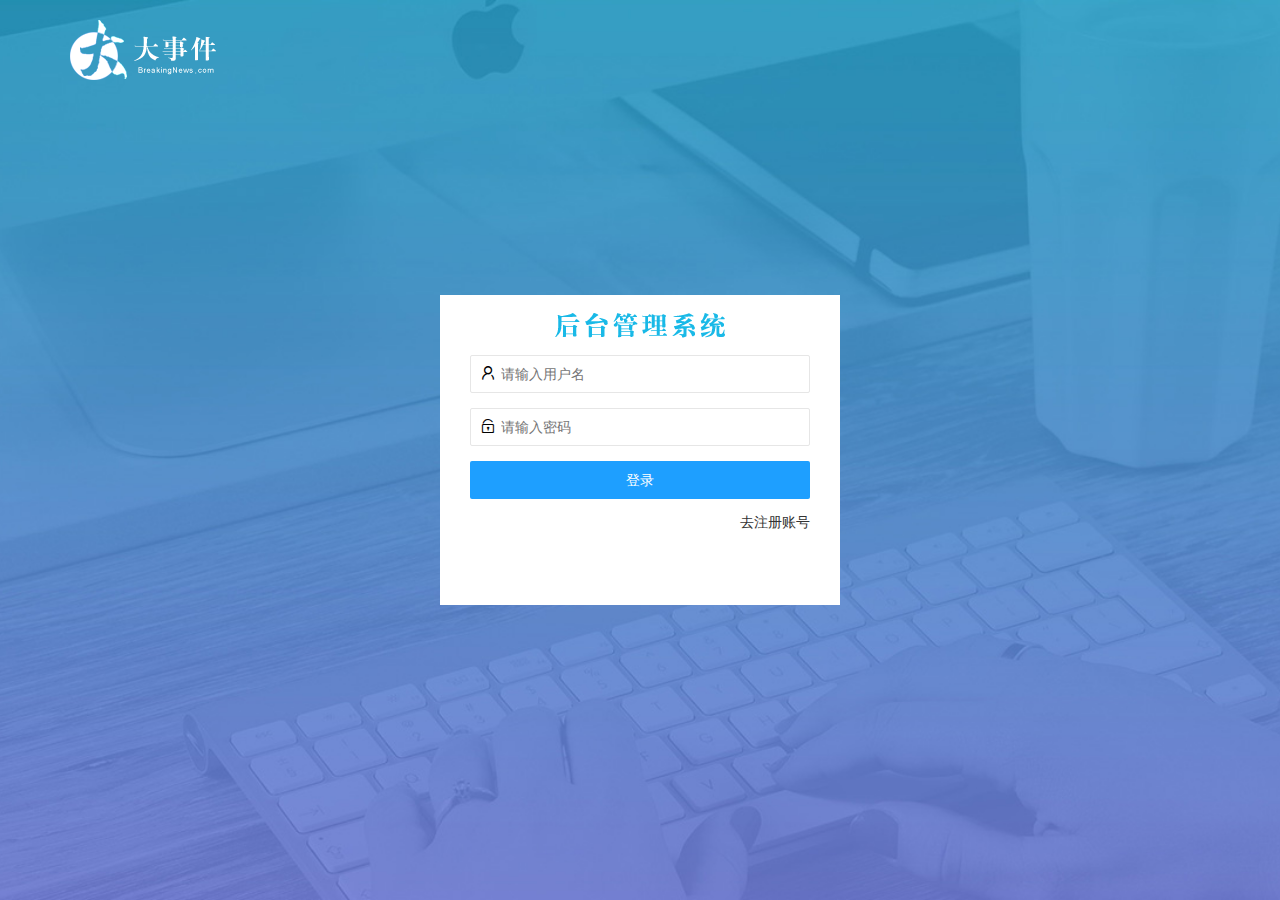
<file: home/index.html>
<!DOCTYPE html>
<html>

<head>
    <meta charset="utf-8">
    <meta name="viewport" content="width=device-width, initial-scale=1, maximum-scale=1">
    <title>大事件后台</title>
    <script>
        // 校验：校验token是否存在
        let token = localStorage.getItem("token"); // null
        if (!token) {
            // 没有token信息
            location.href = "login.html";
        }
    </script>
    <link rel="stylesheet" href="/assets/lib/layui/css/layui.css">
    <link rel="stylesheet" href="/assets/fonts/iconfont.css">
    <link rel="stylesheet" href="/assets/css/index.css">
</head>

<body class="layui-layout-body">
    <div class="layui-layout layui-layout-admin">
        <div class="layui-header">
            <div class="layui-logo">
                <img src="/assets/images/logo.png" alt="">
            </div>

            <ul class="layui-nav layui-layout-right">
                <li class="layui-nav-item">
                    <a href="javascript:;" class="userInfo">
                        <img src="http://t.cn/RCzsdCq" class="layui-nav-img">
                        <!-- text-avatar 文字头像 -->
                        <span class="text-avatar">A</span>
                        个人中心
                    </a>
                    <dl class="layui-nav-child">
                        <dd><a href="">基本资料</a></dd>
                        <dd><a href="">更换头像</a></dd>
                        <dd><a href="">重置密码</a></dd>
                    </dl>
                </li>
                <li class="layui-nav-item"><a href="javascript:;" id="logoutBtn"><span
                            class="iconfont icon-tuichu"></span>退出</a></li>
            </ul>
        </div>

        <div class="layui-side layui-bg-black">
            <div class="layui-side-scroll">
                <div class="userInfo">
                    <img src="http://t.cn/RCzsdCq" class="layui-nav-img">
                    <!-- text-avatar 文字头像 -->
                    <span class="text-avatar">A</span>
                    <span id="welcome">欢迎 XMAN</span>
                </div>

                <!-- 左侧导航区域（可配合layui已有的垂直导航） -->
                <ul class="layui-nav layui-nav-tree" lay-filter="test" lay-shrink="all">
                    <li class="layui-nav-item layui-this"><a href="/home/dashboard.html" target="layBody"><span
                                class="iconfont icon-home"></span>首页</a></li>
                    <li class="layui-nav-item">
                        <a class="" href="javascript:;"><span class="iconfont icon-16"></span>文章管理</a>
                        <dl class="layui-nav-child">
                            <dd><a href="javascript:;"><i class="layui-icon layui-icon-app"></i>文章类别</a></dd>
                            <dd><a href="javascript:;"><i class="layui-icon layui-icon-app"></i>文章列表</a></dd>
                            <dd><a href="javascript:;"><i class="layui-icon layui-icon-app"></i>发布文章</a></dd>
                        </dl>
                    </li>
                    <li class="layui-nav-item">
                        <a href="javascript:;"><span class="iconfont icon-user"></span>个人中心</a>
                        <dl class="layui-nav-child">
                            <dd><a href="/user/user_info.html" target="layBody"><i
                                        class="layui-icon layui-icon-app"></i>基本资料</a></dd>
                            <dd><a href="/user/user_avatar.html" target="layBody"><i
                                        class="layui-icon layui-icon-app"></i>更换头像</a></dd>
                            <dd><a href="/user/user_pwd.html" target="layBody"><i
                                        class="layui-icon layui-icon-app"></i>重置密码</a></dd>
                        </dl>
                    </li>
                </ul>
            </div>
        </div>

        <div class="layui-body">
            <!-- 内容主体区域 -->
            <!-- <iframe src="/home/dashboard.html" name="layBody" frameborder="0"></iframe> -->
            <iframe src="/user/user_avatar.html" name="layBody" frameborder="0"></iframe>
        </div>

        <div class="layui-footer">
            <!-- 底部固定区域 -->
            © www.itheima.com - 黑马程序员
        </div>
    </div>
    <script src="/assets/lib/layui/layui.all.js"></script>
    <script src="/assets/lib/jquery.js"></script>
    <script src="/assets/js/ajaxBase.js"></script>
    <script src="/assets/js/index.js"></script>
</body>

</html>
</file>
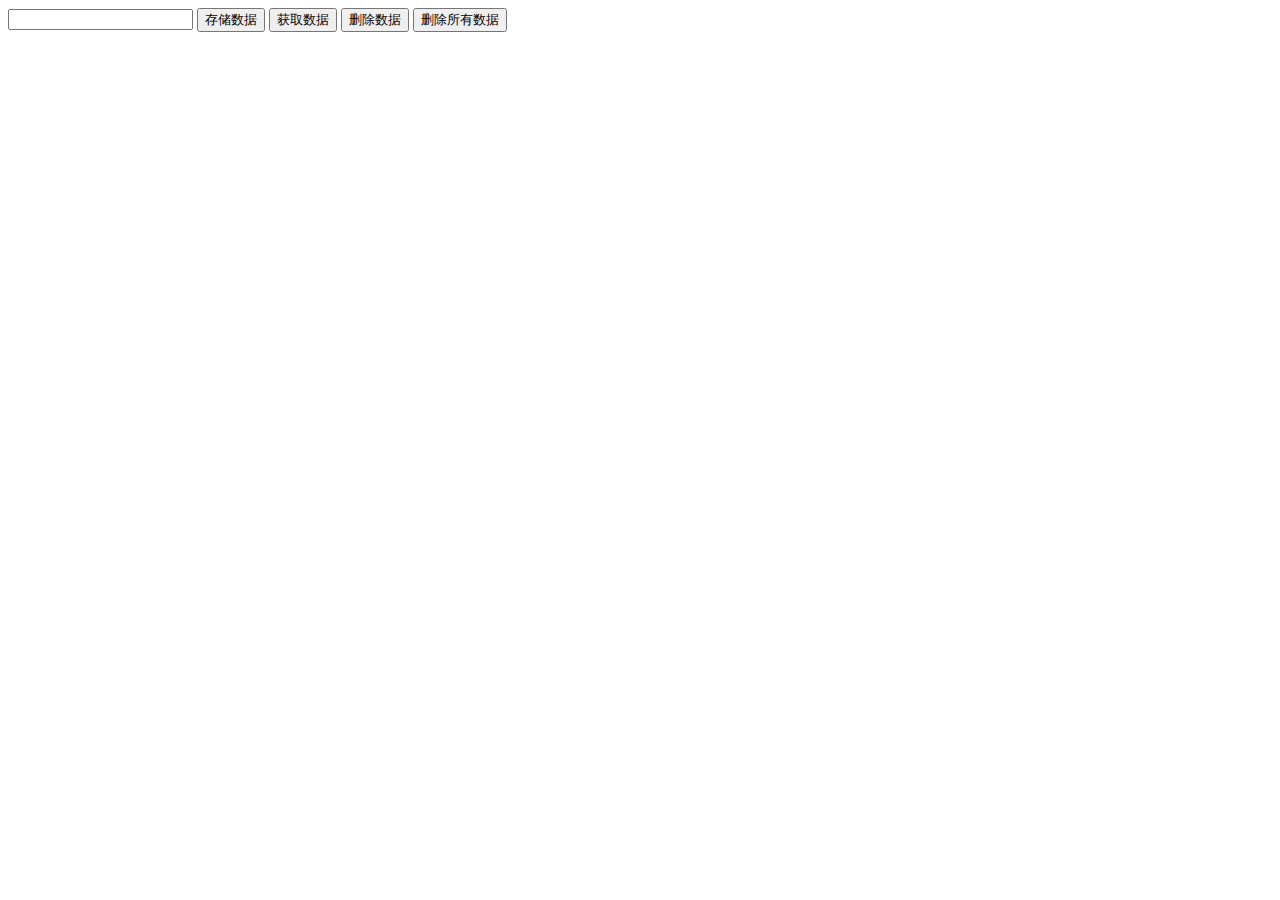
<file: home/02-本地储存.html>
<!DOCTYPE html>
<html lang="en">

<head>
    <meta charset="UTF-8">
    <meta name="viewport" content="width=device-width, initial-scale=1.0">
    <title>Document</title>
</head>

<body>
    <input type="text">
    <button class="set">存储数据</button>
    <button class="get">获取数据</button>
    <button class="remove">删除数据</button>
    <button class="clear">删除所有数据</button>
    <script>
        // 获取元素
        let inp = document.querySelector("input")
        // console.log(inp);
        let setBtn = document.querySelector(".set")
        // console.log(setBtn);
        let getBtn = document.querySelector(".get")
        // console.log(getBtn);
        let removeBtn = document.querySelector(".remove")
        // console.log(removeBtn);
        let clearBtn = document.querySelector(".clear")
        // console.log(clearBtn);

        // sessionStorage的操作

        // // 存储数据
        // setBtn.onclick = function () {
        //     sessionStorage.setItem("name", inp.value)
        //     sessionStorage.setItem("pwd", "123456")
        // }

        // // 获取数据
        // getBtn.onclick = function () {
        //     let res = sessionStorage.getItem("name")
        //     console.log(res);
        // }

        // // 删除数据
        // removeBtn.onclick = function () {
        //     sessionStorage.removeItem("name")
        // }

        // // 删除所有数据
        // clearBtn.onclick = function () {
        //     sessionStorage.clear();
        // }

        // 演示localStorage
        // 存储数据
        setBtn.onclick = function () {
            localStorage.setItem("name", inp.value);
            localStorage.setItem("pwd", "123456");
        }
        // 获取数据
        getBtn.onclick = function () {
            let res = localStorage.getItem("name");
            console.log(res);
        }
        // 删除数据
        removeBtn.onclick = function () {
            localStorage.removeItem("name")
        }
        // 删除所有数据
        clearBtn.onclick = function () {
            localStorage.clear()
        }
    </script>
</body>

</html>
</file>
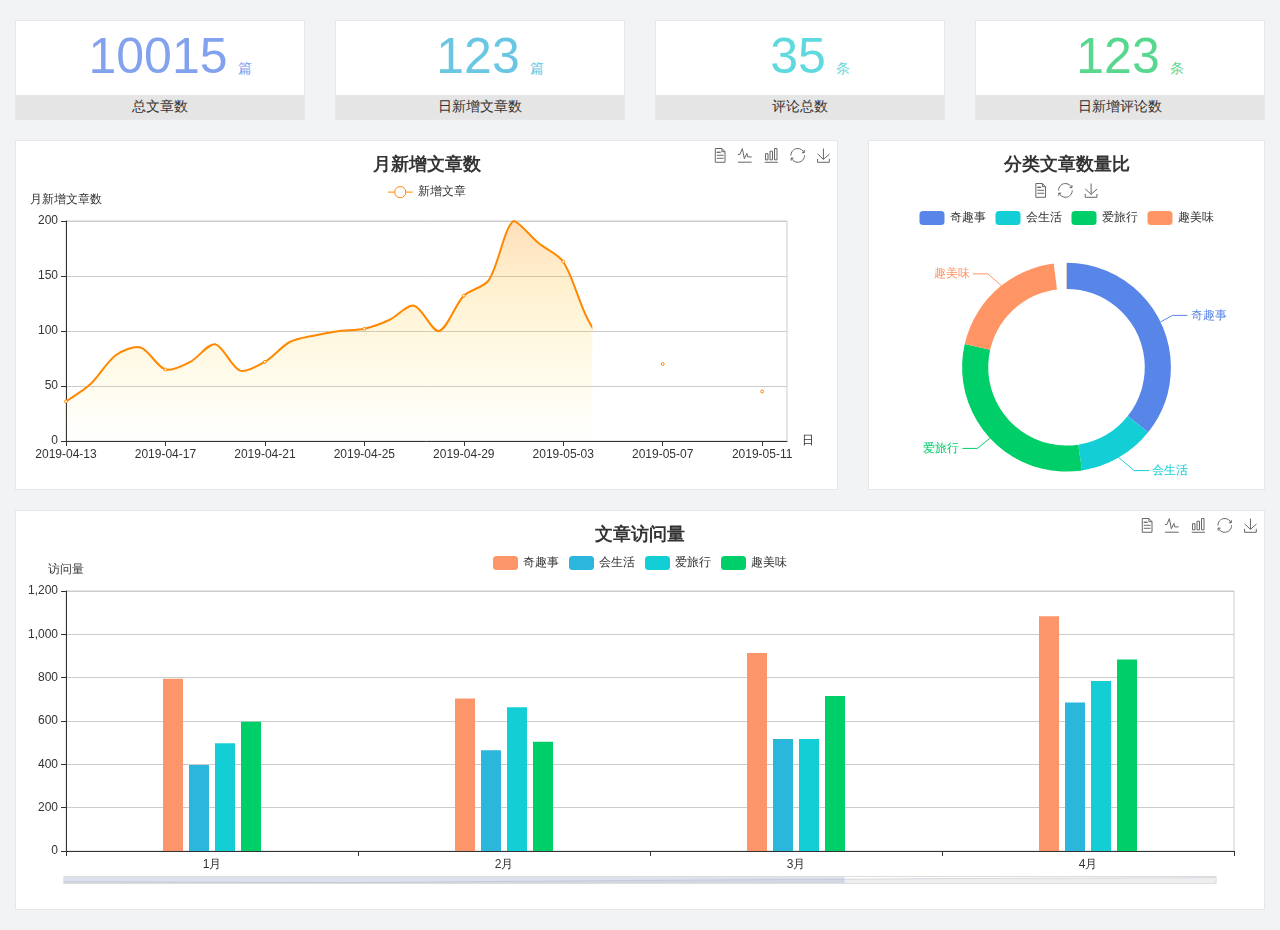
<file: home/dashboard.html>
<!DOCTYPE html>
<html lang="en">

<head>
  <meta charset="UTF-8">
  <meta name="viewport" content="width=device-width, initial-scale=1.0">
  <meta http-equiv="X-UA-Compatible" content="ie=edge">
  <title>图表统计</title>
  <link rel="stylesheet" href="../../assets/lib/bootstrap.css" />
  <link rel="stylesheet" href="../../assets/lib/main.css" />
  <script src="../../assets/lib/jquery.js"></script>
  <script type="text/javascript" src="../../assets/lib/echarts.min.js"></script>
</head>

<body>
  <div class="container-fluid">
    <div class="row spannel_list">
      <div class="col-sm-3 col-xs-6">
        <div class="spannel">
          <em>10015</em><span>篇</span>
          <b>总文章数</b>
        </div>
      </div>
      <div class="col-sm-3 col-xs-6">
        <div class="spannel scolor01">
          <em>123</em><span>篇</span>
          <b>日新增文章数</b>
        </div>
      </div>
      <div class="col-sm-3 col-xs-6">
        <div class="spannel scolor02">
          <em>35</em><span>条</span>
          <b>评论总数</b>
        </div>
      </div>
      <div class="col-sm-3 col-xs-6">
        <div class="spannel scolor03">
          <em>123</em><span>条</span>
          <b>日新增评论数</b>
        </div>
      </div>
    </div>
  </div>

  <div class="container-fluid">
    <div class="row curve-pie">
      <div class="col-lg-8 col-md-8">
        <div class="gragh_pannel" id="curve_show"></div>
      </div>
      <div class="col-lg-4 col-md-4">
        <div class="gragh_pannel" id="pie_show"></div>
      </div>
    </div>
  </div>

  <div class="container-fluid">
    <div class="column_pannel" id="column_show"></div>
  </div>

  <script>
    var oChart = echarts.init(document.getElementById('curve_show'));
    var aList_all = [
      { 'count': 36, 'date': '2019-04-13' },
      { 'count': 52, 'date': '2019-04-14' },
      { 'count': 78, 'date': '2019-04-15' },
      { 'count': 85, 'date': '2019-04-16' },
      { 'count': 65, 'date': '2019-04-17' },
      { 'count': 72, 'date': '2019-04-18' },
      { 'count': 88, 'date': '2019-04-19' },
      { 'count': 64, 'date': '2019-04-20' },
      { 'count': 72, 'date': '2019-04-21' },
      { 'count': 90, 'date': '2019-04-22' },
      { 'count': 96, 'date': '2019-04-23' },
      { 'count': 100, 'date': '2019-04-24' },
      { 'count': 102, 'date': '2019-04-25' },
      { 'count': 110, 'date': '2019-04-26' },
      { 'count': 123, 'date': '2019-04-27' },
      { 'count': 100, 'date': '2019-04-28' },
      { 'count': 132, 'date': '2019-04-29' },
      { 'count': 146, 'date': '2019-04-30' },
      { 'count': 200, 'date': '2019-05-01' },
      { 'count': 180, 'date': '2019-05-02' },
      { 'count': 163, 'date': '2019-05-03' },
      { 'count': 110, 'date': '2019-05-04' },
      { 'count': 80, 'date': '2019-05-05' },
      { 'count': 82, 'date': '2019-05-06' },
      { 'count': 70, 'date': '2019-05-07' },
      { 'count': 65, 'date': '2019-05-08' },
      { 'count': 54, 'date': '2019-05-09' },
      { 'count': 40, 'date': '2019-05-10' },
      { 'count': 45, 'date': '2019-05-11' },
      { 'count': 38, 'date': '2019-05-12' },
    ];

    let aCount = [];
    let aDate = [];

    for (var i = 0; i < aList_all.length; i++) {
      aCount.push(aList_all[i].count);
      aDate.push(aList_all[i].date);
    }

    var chartopt = {
      title: {
        text: '月新增文章数',
        left: 'center',
        top: '10'
      },
      tooltip: {
        trigger: 'axis'
      },
      legend: {
        data: ['新增文章'],
        top: '40'
      },
      toolbox: {
        show: true,
        feature: {
          mark: { show: true },
          dataView: { show: true, readOnly: false },
          magicType: { show: true, type: ['line', 'bar'] },
          restore: { show: true },
          saveAsImage: { show: true }
        }
      },
      calculable: true,
      xAxis: [
        {
          name: '日',
          type: 'category',
          boundaryGap: false,
          data: aDate
        }
      ],
      yAxis: [
        {
          name: '月新增文章数',
          type: 'value'
        }
      ],
      series: [
        {
          name: '新增文章',
          type: 'line',
          smooth: true,
          itemStyle: { normal: { areaStyle: { type: 'default' }, color: '#f80' }, lineStyle: { color: '#f80' } },
          data: aCount
        }],
      areaStyle: {
        normal: {
          color: new echarts.graphic.LinearGradient(0, 0, 0, 1, [{
            offset: 0,
            color: 'rgba(255,136,0,0.39)'
          }, {
            offset: .34,
            color: 'rgba(255,180,0,0.25)'
          }, {
            offset: 1,
            color: 'rgba(255,222,0,0.00)'
          }])

        }
      },
      grid: {
        show: true,
        x: 50,
        x2: 50,
        y: 80,
        height: 220
      }
    };

    oChart.setOption(chartopt);


    var oPie = echarts.init(document.getElementById('pie_show'));
    var oPieopt =
    {
      title: {
        top: 10,
        text: '分类文章数量比',
        x: 'center'
      },
      tooltip: {
        trigger: 'item',
        formatter: "{a} <br/>{b} : {c} ({d}%)"
      },
      color: ['#5885e8', '#13cfd5', '#00ce68', '#ff9565'],
      legend: {
        x: 'center',
        top: 65,
        data: ['奇趣事', '会生活', '爱旅行', '趣美味']
      },
      toolbox: {
        show: true,
        x: 'center',
        top: 35,
        feature: {
          mark: { show: true },
          dataView: { show: true, readOnly: false },
          magicType: {
            show: true,
            type: ['pie', 'funnel'],
            option: {
              funnel: {
                x: '25%',
                width: '50%',
                funnelAlign: 'left',
                max: 1548
              }
            }
          },
          restore: { show: true },
          saveAsImage: { show: true }
        }
      },
      calculable: true,
      series: [
        {
          name: '访问来源',
          type: 'pie',
          radius: ['45%', '60%'],
          center: ['50%', '65%'],
          data: [
            { value: 300, name: '奇趣事' },
            { value: 100, name: '会生活' },
            { value: 260, name: '爱旅行' },
            { value: 180, name: '趣美味' }
          ]
        }
      ]
    };
    oPie.setOption(oPieopt);



    var oColumn = this.echarts.init(document.getElementById('column_show'));
    var oColumnopt =
    {
      title: {
        text: '文章访问量',
        left: 'center',
        top: '10'
      },
      tooltip: {
        trigger: 'axis'
      },
      legend: {
        data: ['奇趣事', '会生活', '爱旅行', '趣美味'],
        top: '40'
      },
      toolbox: {
        show: true,
        feature: {
          mark: { show: true },
          dataView: { show: true, readOnly: false },
          magicType: { show: true, type: ['line', 'bar'] },
          restore: { show: true },
          saveAsImage: { show: true }
        }
      },
      calculable: true,
      xAxis: [
        {
          type: 'category',
          data: ['1月', '2月', '3月', '4月', '5月']
        }
      ],
      yAxis: [
        {
          name: '访问量',
          type: 'value'
        }
      ],
      series: [
        {
          name: '奇趣事',
          type: 'bar',
          barWidth: 20,
          itemStyle: {
            normal: { areaStyle: { type: 'default' }, color: '#fd956a' }
          },
          data: [800, 708, 920, 1090, 1200]
        },
        {
          name: '会生活',
          type: 'bar',
          barWidth: 20,
          itemStyle: {
            normal: { areaStyle: { type: 'default' }, color: '#2bb6db' }
          },
          data: [400, 468, 520, 690, 800]
        },
        {
          name: '爱旅行',
          type: 'bar',
          barWidth: 20,
          itemStyle: {
            normal: { areaStyle: { type: 'default' }, color: '#13cfd5' }
          },
          data: [500, 668, 520, 790, 900]
        },
        {
          name: '趣美味',
          type: 'bar',
          barWidth: 20,
          itemStyle: {
            normal: { areaStyle: { type: 'default' }, color: '#00ce68' }
          },
          data: [600, 508, 720, 890, 1000]
        }
      ],
      grid: {
        show: true,
        x: 50,
        x2: 30,
        y: 80,
        height: 260
      },
      dataZoom: [//给x轴设置滚动条
        {
          start: 0,//默认为0
          end: 100 - 1000 / 31,//默认为100
          type: 'slider',
          show: true,
          xAxisIndex: [0],
          handleSize: 0,//滑动条的 左右2个滑动条的大小
          height: 8,//组件高度
          left: 45, //左边的距离
          right: 50,//右边的距离
          bottom: 26,//右边的距离
          handleColor: '#ddd',//h滑动图标的颜色
          handleStyle: {
            borderColor: "#cacaca",
            borderWidth: "1",
            shadowBlur: 2,
            background: "#ddd",
            shadowColor: "#ddd",
          }
        }]
    };
    oColumn.setOption(oColumnopt);
  </script>
</body>

</html>
</file>
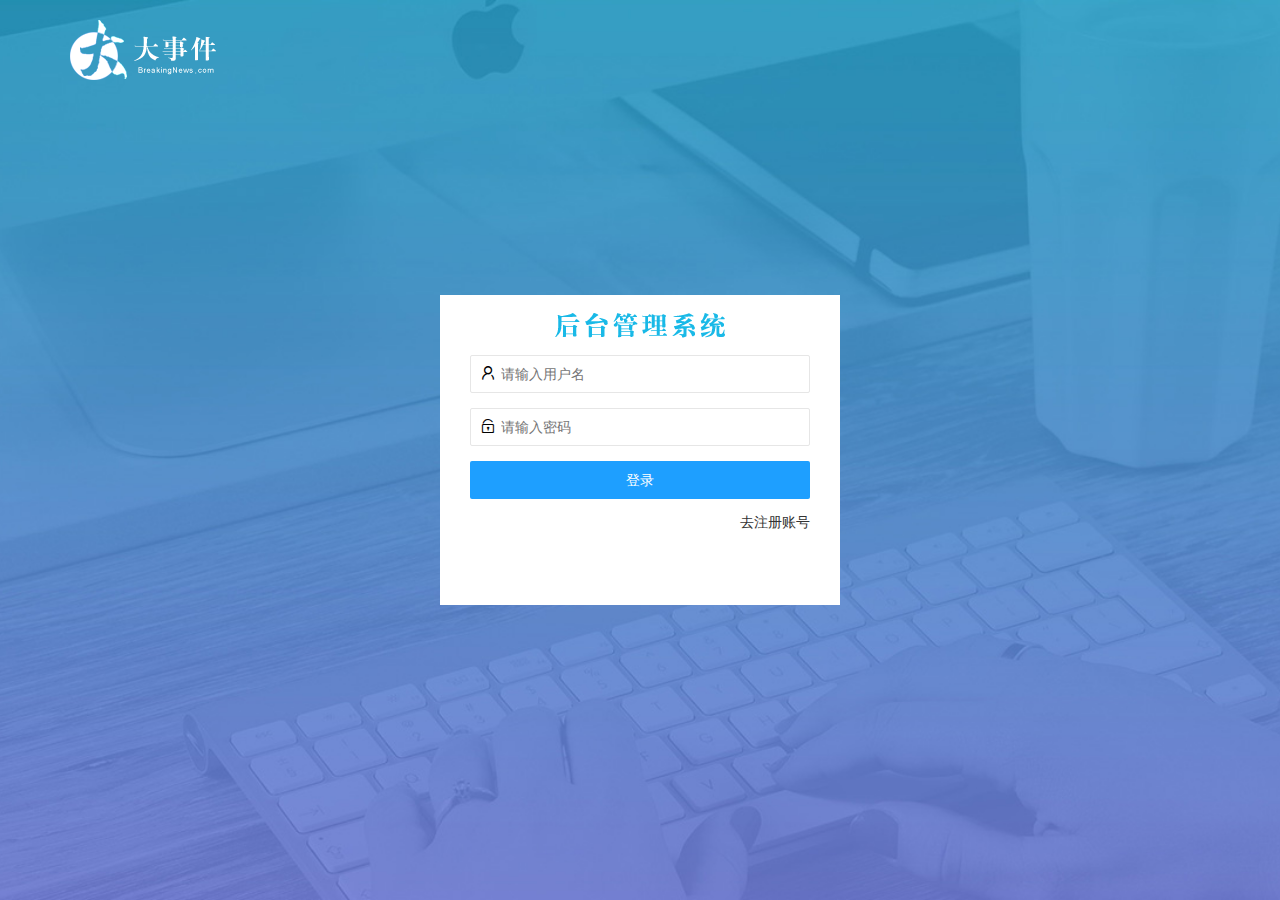
<file: home/login.html>
<!DOCTYPE html>
<html lang="en">

<head>
    <meta charset="UTF-8">
    <meta name="viewport" content="width=device-width, initial-scale=1.0">
    <title>Document</title>
    <link rel="stylesheet" href="../assets/lib/layui/css/layui.css">
    <link rel="stylesheet" href="../assets/css/login.css">
</head>

<body>
    <!-- logo -->
    <div class="layui-main header">
        <img src="../assets/images/logo.png" alt="">
    </div>

    <!-- 登录&&注册表单区域 -->
    <div class="loginAndResi">
        <!-- 标题 -->
        <div class="title"></div>
        <!-- 登录 -->
        <div class="loginBox">
            <form class="layui-form" action="" id="loginForm">
                <div class="layui-form-item">
                    <i class="layui-icon layui-icon-username"></i>
                    <input type="text" name="username" required lay-verify="required" placeholder="请输入用户名"
                        autocomplete="off" class="layui-input">
                </div>
                <div class="layui-form-item">
                    <i class="layui-icon layui-icon-password"></i>
                    <input type="password" name="password" required lay-verify="required | pass" placeholder="请输入密码"
                        autocomplete="off" class="layui-input">

                </div>
                <div class="layui-form-item">
                    <button class="layui-btn layui-btn-normal layui-btn-fluid" lay-submit
                        lay-filter="formDemo">登录</button>
                </div>
                <div class="layui-form-item">
                    <a href="javascript:;" id="gotoRegi">去注册账号</a>
                </div>
            </form>

        </div>

        <!-- 注册 -->
        <!-- <div class="regiBox">
            <form class="layui-form" action="" id="regiForm">
                <div class="layui-form-item">
                    <i class="layui-icon layui-icon-username"></i>
                    <input type="text" name="username" required lay-verify="required" placeholder="请输入用户名"
                        autocomplete="off" class="layui-input">
                </div>
                <div class="layui-form-item">
                    <i class="layui-icon layui-icon-password"></i>
                    <input type="password" name="password" required lay-verify="required | pass" placeholder="请输入密码"
                        autocomplete="off" class="layui-input">

                </div>
                <div class="layui-form-item">
                    <i class="layui-icon layui-icon-password"></i>
                    <input type="password" name="password" required lay-verify="required | pass | repass"
                        placeholder="在次确认密码" autocomplete="off" class="layui-input">
                </div>
                <div class="layui-form-item">
                    <button class="layui-btn layui-btn-normal layui-btn-fluid" lay-submit
                        lay-filter="formDemo">登录</button>
                </div>
                <div class="layui-form-item">
                    <a href="javascript:;" id="gotoLogin">去登录</a>
                </div>
            </form>
        </div> -->
        <div class="regiBox">
            <form class="layui-form" id="regiForm">
                <div class="layui-form-item">
                    <i class="layui-icon layui-icon-username"></i>
                    <input type="text" name="username" required lay-verify="required" placeholder="请输入用户名"
                        autocomplete="off" class="layui-input">
                </div>
                <div class="layui-form-item">
                    <i class="layui-icon layui-icon-password"></i>
                    <input type="password" name="password" required lay-verify="required|pass" placeholder="请输入密码"
                        autocomplete="off" class="layui-input">
                </div>
                <div class="layui-form-item">
                    <i class="layui-icon layui-icon-password"></i>
                    <input type="password" name="repassword" required lay-verify="required|pass|repass"
                        placeholder="再次确认密码" autocomplete="off" class="layui-input">
                </div>
                <div class="layui-form-item">
                    <button class="layui-btn layui-btn-normal layui-btn-fluid" lay-submit lay-filter="formDemo">注册
                    </button>
                </div>
                <div class="layui-form-item">
                    <a href="javascript:;" id="gotoLogin">去登录</a>
                </div>
            </form>
        </div>
    </div>

    <script src="../assets/lib/jquery.js"></script>
    <!-- layui的js文件(包含全部功能) -->
    <script src="../assets/lib/layui/layui.all.js"></script>
    <!-- ajax基本配置：注意顺序：在jQ之后，在我们的js文件之间 -->
    <script src="../assets/js/ajaxBase.js"></script>
    <script src="../assets/js/login.js"></script>
</body>

</html>
</file>
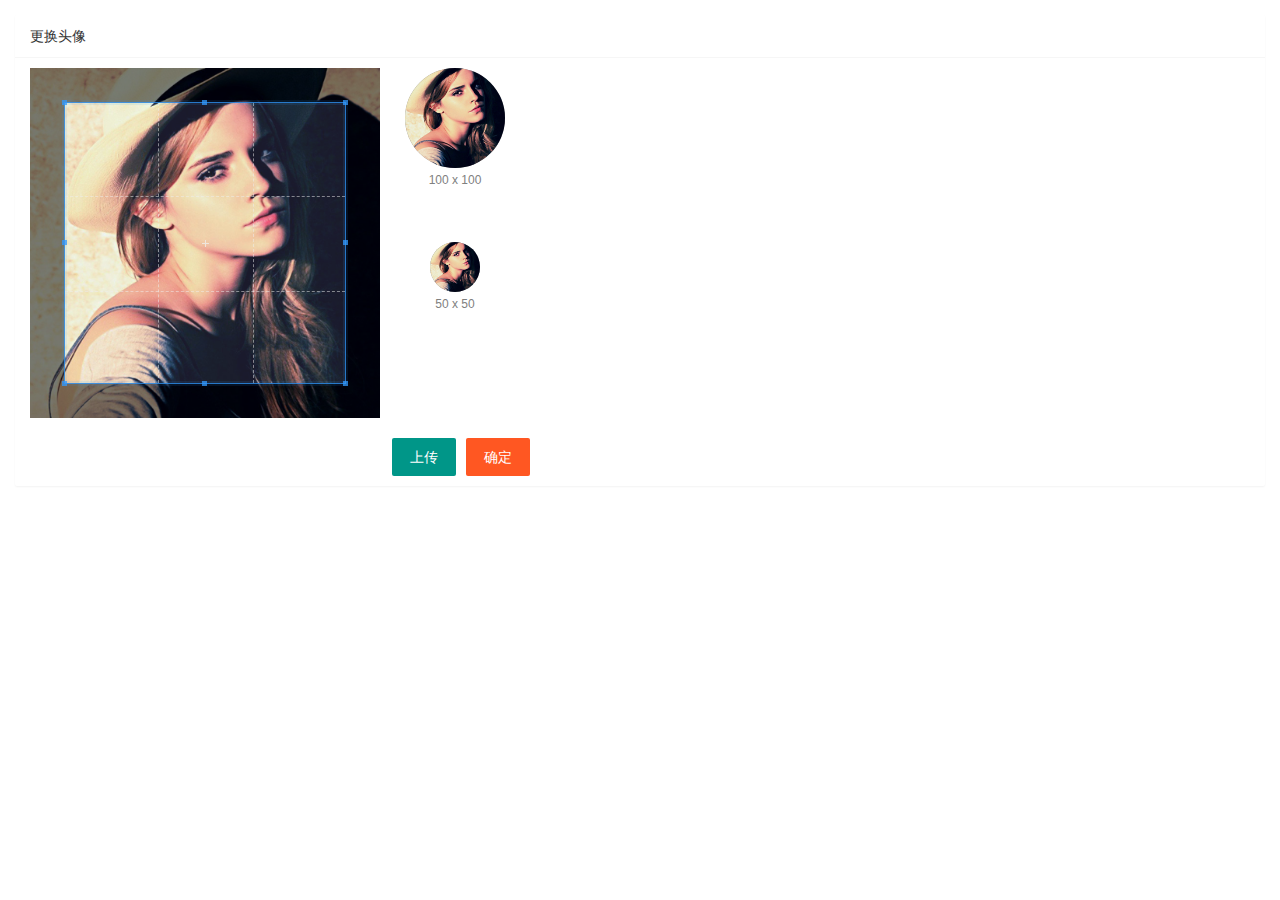
<file: user/user_avatar.html>
<!DOCTYPE html>
<html lang="en">

<head>
  <meta charset="UTF-8">
  <meta name="viewport" content="width=device-width, initial-scale=1.0">
  <title>Document</title>
  <link rel="stylesheet" href="/assets/lib/layui/css/layui.css">
  <link rel="stylesheet" href="/assets/lib/cropper/cropper.css" />
  <link rel="stylesheet" href="/assets/css/user/user_avatar.css">
</head>

<body>
  <div class="layui-card">
    <div class="layui-card-header">更换头像</div>
    <div class="layui-card-body">
      <!-- 第一行的图片裁剪和预览区域 -->
      <div class="row1">
        <!-- 图片裁剪区域 -->
        <div class="cropper-box">
          <!-- 这个 img 标签很重要，将来会把它初始化为裁剪区域 -->
          <img id="image" src="/assets/images/sample.jpg" />
        </div>
        <!-- 图片的预览区域 -->
        <div class="preview-box">
          <div>
            <!-- 宽高为 100px 的预览区域 -->
            <div class="img-preview w100"></div>
            <p class="size">100 x 100</p>
          </div>
          <div>
            <!-- 宽高为 50px 的预览区域 -->
            <div class="img-preview w50"></div>
            <p class="size">50 x 50</p>
          </div>
        </div>
      </div>

      <!-- 第二行的按钮区域 -->
      <div class="row2">
        <!-- accept 控制用户可以选择哪些类型的文件 -->
        <input type="file" accept="image/*" id="file" class="layui-hide">
        <button type="button" class="layui-btn" id="uploadBtn">上传</button>
        <button type="button" class="layui-btn layui-btn-danger" id="sureBtn">确定</button>
      </div>
    </div>
  </div>
  <script src="/assets/lib/layui/layui.all.js"></script>
  <script src="/assets/lib/jquery.js"></script>
  <script src="/assets/js/ajaxBase.js"></script>
  <script src="/assets/lib/cropper/Cropper.js"></script>
  <script src="/assets/lib/cropper/jquery-cropper.js"></script>
  <script src="/assets/js/user/user_avatar.js"></script>
</body>

</html>
</file>
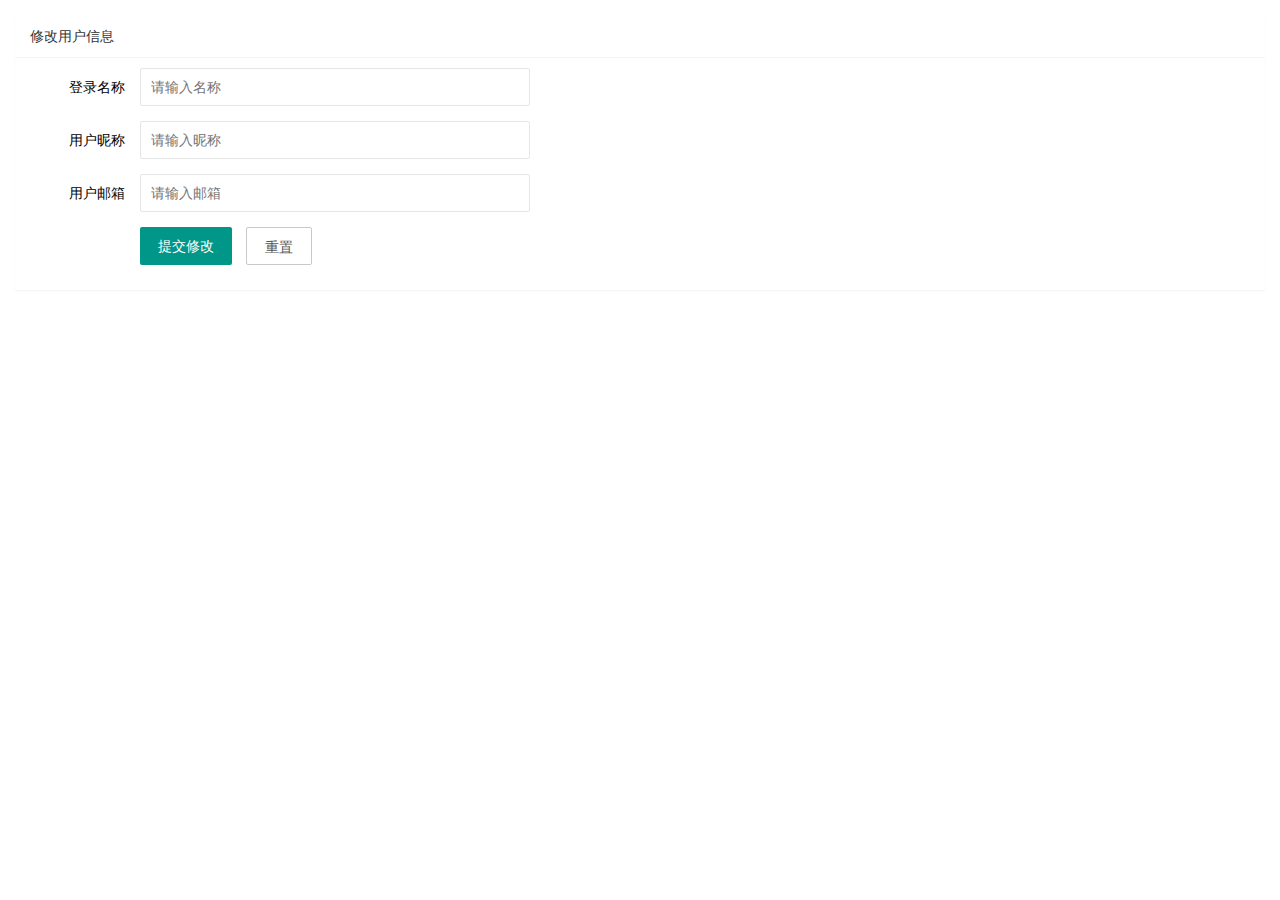
<file: user/user_info.html>
<!DOCTYPE html>
<html lang="en">

<head>
    <meta charset="UTF-8">
    <meta name="viewport" content="width=device-width, initial-scale=1.0">
    <title>Document</title>
    <link rel="stylesheet" href="/assets/lib/layui/css/layui.css">
    <link rel="stylesheet" href="/assets/css/user/user_info.css">
</head>

<body>
    <div class="layui-card">
        <div class="layui-card-header">修改用户信息</div>
        <div class="layui-card-body">
            <form class="layui-form" id="userForm" lay-filter="userForm">
                <div class="layui-form-item layui-hide">
                    <label class="layui-form-label">id</label>
                    <div class="layui-input-block">
                        <!-- readonly 只读效果 -->
                        <input type="text" name="id" readonly required lay-verify="required" placeholder="请输入名称"
                            autocomplete="off" class="layui-input">
                    </div>
                </div>
                <div class="layui-form-item">
                    <label class="layui-form-label">登录名称</label>
                    <div class="layui-input-block">
                        <!-- readonly 只读效果 -->
                        <input type="text" name="username" readonly required lay-verify="required" placeholder="请输入名称"
                            autocomplete="off" class="layui-input">
                    </div>
                </div>
                <div class="layui-form-item">
                    <label class="layui-form-label">用户昵称</label>
                    <div class="layui-input-block">
                        <input type="text" name="nickname" required lay-verify="required|nickname" placeholder="请输入昵称"
                            autocomplete="off" class="layui-input">
                    </div>
                </div>
                <div class="layui-form-item">
                    <label class="layui-form-label">用户邮箱</label>
                    <div class="layui-input-block">
                        <input type="email" name="email" required lay-verify="required|email" placeholder="请输入邮箱"
                            autocomplete="off" class="layui-input">
                    </div>
                </div>
                <div class="layui-form-item">
                    <div class="layui-input-block">
                        <button class="layui-btn" lay-submit lay-filter="formDemo">提交修改</button>
                        <button type="reset" id="resetBtn" class="layui-btn layui-btn-primary">重置</button>
                    </div>
                </div>
            </form>
        </div>
    </div>

    <script src="/assets/lib/layui/layui.all.js"></script>
    <script src="/assets/lib/jquery.js"></script>
    <script src="/assets/js/ajaxBase.js"></script>
    <script src="/assets/js/user/user_info.js"></script>
</body>

</html>
</file>
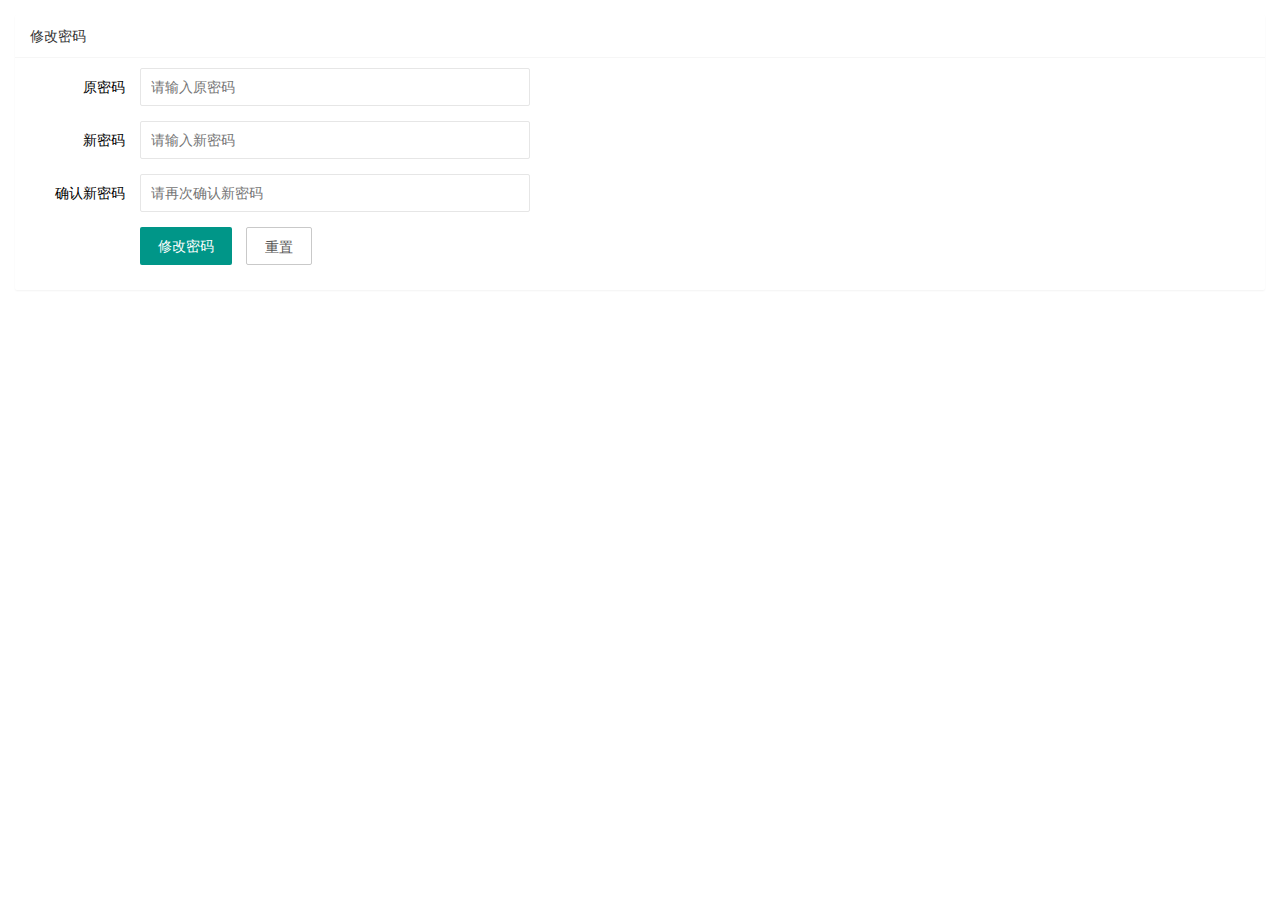
<file: user/user_pwd.html>
<!DOCTYPE html>
<html lang="en">

<head>
  <meta charset="UTF-8">
  <meta name="viewport" content="width=device-width, initial-scale=1.0">
  <title>Document</title>
  <link rel="stylesheet" href="/assets/lib/layui/css/layui.css">
  <link rel="stylesheet" href="/assets/css/user/user_pwd.css">
</head>

<body>
  <div class="layui-card">
    <div class="layui-card-header">修改密码</div>
    <div class="layui-card-body">
      <form class="layui-form" id="pwdForm">
        <div class="layui-form-item">
          <label class="layui-form-label">原密码</label>
          <div class="layui-input-block">
            <input type="password" name="oldPwd" required lay-verify="required|pass" placeholder="请输入原密码"
              autocomplete="off" class="layui-input">
          </div>
        </div>
        <div class="layui-form-item">
          <label class="layui-form-label">新密码</label>
          <div class="layui-input-block">
            <input type="password" name="newPwd" required lay-verify="required|pass|newPwd" placeholder="请输入新密码"
              autocomplete="off" class="layui-input">
          </div>
        </div>
        <div class="layui-form-item">
          <label class="layui-form-label">确认新密码</label>
          <div class="layui-input-block">
            <input type="password" name="rePwd" required lay-verify="required|pass|samePwd" placeholder="请再次确认新密码"
              autocomplete="off" class="layui-input">
          </div>
        </div>
        <div class="layui-form-item">
          <div class="layui-input-block">
            <button class="layui-btn" lay-submit lay-filter="formDemo">修改密码</button>
            <button type="reset" class="layui-btn layui-btn-primary">重置</button>
          </div>
        </div>
      </form>
    </div>
  </div>

  <script src="/assets/lib/layui/layui.all.js"></script>
  <script src="/assets/lib/jquery.js"></script>
  <script src="/assets/js/ajaxBase.js"></script>
  <script src="/assets/js/user/user_pwd.js"></script>
</body>

</html>
</file>
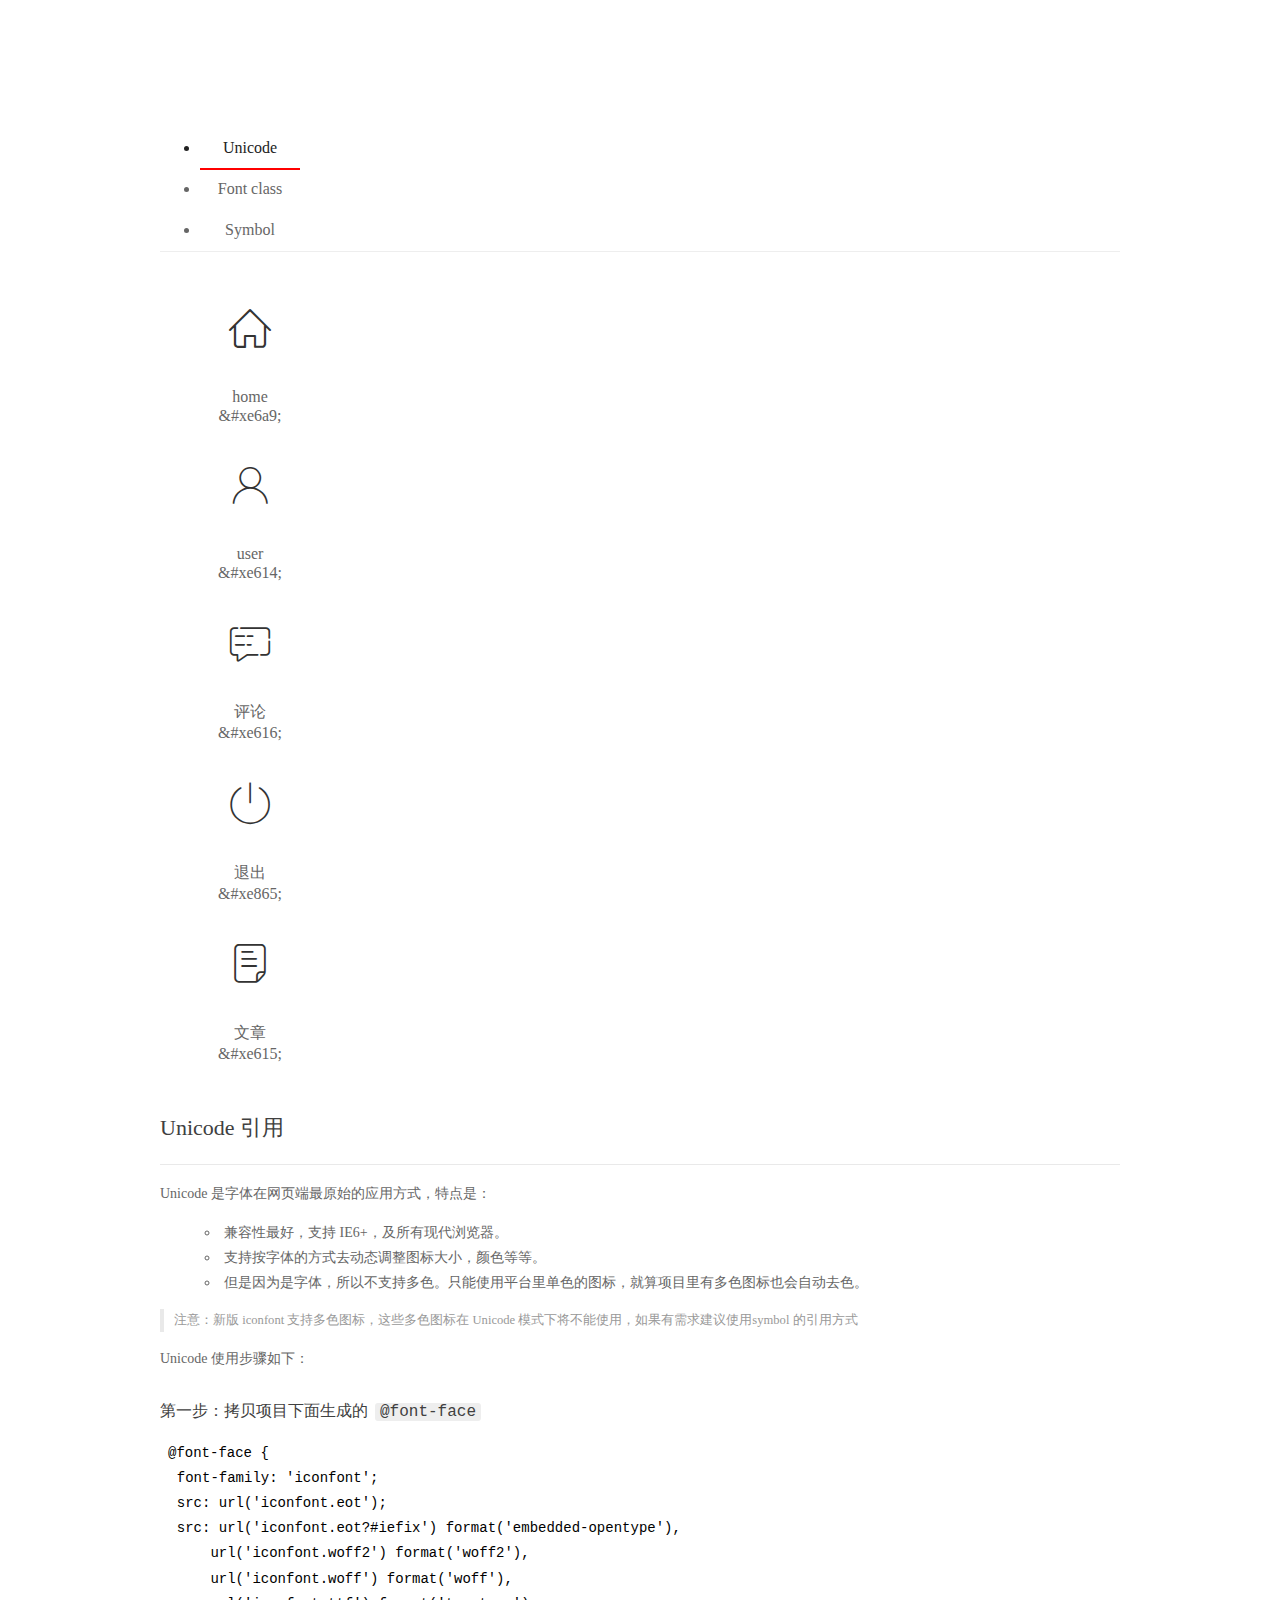
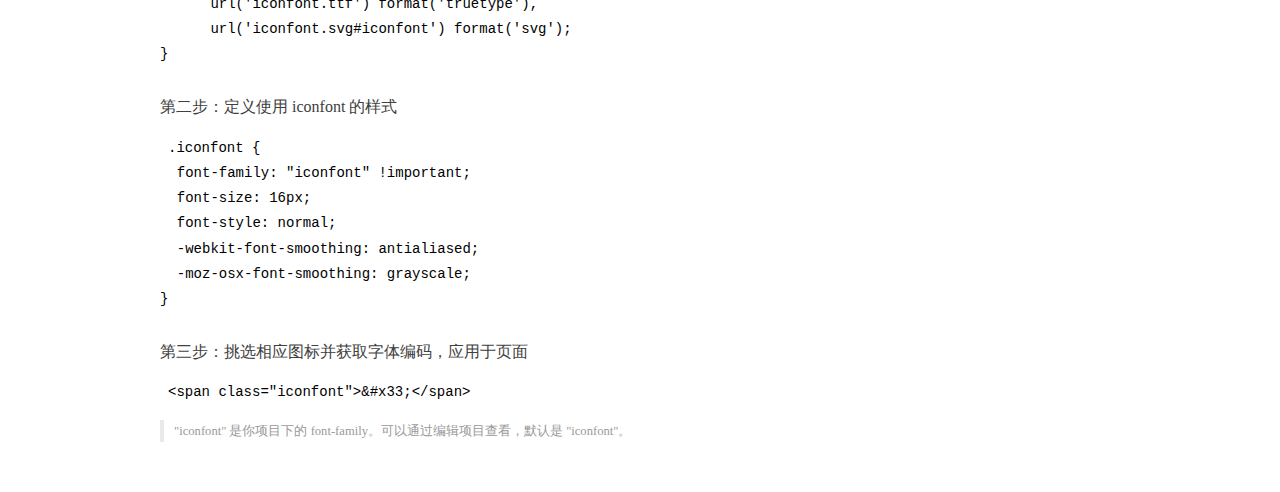
<file: assets/fonts/demo_index.html>
<!DOCTYPE html>
<html>
<head>
  <meta charset="utf-8"/>
  <title>IconFont Demo</title>
  <link rel="shortcut icon" href="https://gtms04.alicdn.com/tps/i4/TB1_oz6GVXXXXaFXpXXJDFnIXXX-64-64.ico" type="image/x-icon"/>
  <link rel="stylesheet" href="https://g.alicdn.com/thx/cube/1.3.2/cube.min.css">
  <link rel="stylesheet" href="demo.css">
  <link rel="stylesheet" href="iconfont.css">
  <script src="iconfont.js"></script>
  <!-- jQuery -->
  <script src="https://a1.alicdn.com/oss/uploads/2018/12/26/7bfddb60-08e8-11e9-9b04-53e73bb6408b.js"></script>
  <!-- 代码高亮 -->
  <script src="https://a1.alicdn.com/oss/uploads/2018/12/26/a3f714d0-08e6-11e9-8a15-ebf944d7534c.js"></script>
</head>
<body>
  <div class="main">
    <h1 class="logo"><a href="https://www.iconfont.cn/" title="iconfont 首页" target="_blank">&#xe86b;</a></h1>
    <div class="nav-tabs">
      <ul id="tabs" class="dib-box">
        <li class="dib active"><span>Unicode</span></li>
        <li class="dib"><span>Font class</span></li>
        <li class="dib"><span>Symbol</span></li>
      </ul>
      
    </div>
    <div class="tab-container">
      <div class="content unicode" style="display: block;">
          <ul class="icon_lists dib-box">
          
            <li class="dib">
              <span class="icon iconfont">&#xe6a9;</span>
                <div class="name">home</div>
                <div class="code-name">&amp;#xe6a9;</div>
              </li>
          
            <li class="dib">
              <span class="icon iconfont">&#xe614;</span>
                <div class="name">user</div>
                <div class="code-name">&amp;#xe614;</div>
              </li>
          
            <li class="dib">
              <span class="icon iconfont">&#xe616;</span>
                <div class="name">评论</div>
                <div class="code-name">&amp;#xe616;</div>
              </li>
          
            <li class="dib">
              <span class="icon iconfont">&#xe865;</span>
                <div class="name">退出</div>
                <div class="code-name">&amp;#xe865;</div>
              </li>
          
            <li class="dib">
              <span class="icon iconfont">&#xe615;</span>
                <div class="name">文章</div>
                <div class="code-name">&amp;#xe615;</div>
              </li>
          
          </ul>
          <div class="article markdown">
          <h2 id="unicode-">Unicode 引用</h2>
          <hr>

          <p>Unicode 是字体在网页端最原始的应用方式，特点是：</p>
          <ul>
            <li>兼容性最好，支持 IE6+，及所有现代浏览器。</li>
            <li>支持按字体的方式去动态调整图标大小，颜色等等。</li>
            <li>但是因为是字体，所以不支持多色。只能使用平台里单色的图标，就算项目里有多色图标也会自动去色。</li>
          </ul>
          <blockquote>
            <p>注意：新版 iconfont 支持多色图标，这些多色图标在 Unicode 模式下将不能使用，如果有需求建议使用symbol 的引用方式</p>
          </blockquote>
          <p>Unicode 使用步骤如下：</p>
          <h3 id="-font-face">第一步：拷贝项目下面生成的 <code>@font-face</code></h3>
<pre><code class="language-css"
>@font-face {
  font-family: 'iconfont';
  src: url('iconfont.eot');
  src: url('iconfont.eot?#iefix') format('embedded-opentype'),
      url('iconfont.woff2') format('woff2'),
      url('iconfont.woff') format('woff'),
      url('iconfont.ttf') format('truetype'),
      url('iconfont.svg#iconfont') format('svg');
}
</code></pre>
          <h3 id="-iconfont-">第二步：定义使用 iconfont 的样式</h3>
<pre><code class="language-css"
>.iconfont {
  font-family: "iconfont" !important;
  font-size: 16px;
  font-style: normal;
  -webkit-font-smoothing: antialiased;
  -moz-osx-font-smoothing: grayscale;
}
</code></pre>
          <h3 id="-">第三步：挑选相应图标并获取字体编码，应用于页面</h3>
<pre>
<code class="language-html"
>&lt;span class="iconfont"&gt;&amp;#x33;&lt;/span&gt;
</code></pre>
          <blockquote>
            <p>"iconfont" 是你项目下的 font-family。可以通过编辑项目查看，默认是 "iconfont"。</p>
          </blockquote>
          </div>
      </div>
      <div class="content font-class">
        <ul class="icon_lists dib-box">
          
          <li class="dib">
            <span class="icon iconfont icon-home"></span>
            <div class="name">
              home
            </div>
            <div class="code-name">.icon-home
            </div>
          </li>
          
          <li class="dib">
            <span class="icon iconfont icon-user"></span>
            <div class="name">
              user
            </div>
            <div class="code-name">.icon-user
            </div>
          </li>
          
          <li class="dib">
            <span class="icon iconfont icon-pinglun"></span>
            <div class="name">
              评论
            </div>
            <div class="code-name">.icon-pinglun
            </div>
          </li>
          
          <li class="dib">
            <span class="icon iconfont icon-tuichu"></span>
            <div class="name">
              退出
            </div>
            <div class="code-name">.icon-tuichu
            </div>
          </li>
          
          <li class="dib">
            <span class="icon iconfont icon-16"></span>
            <div class="name">
              文章
            </div>
            <div class="code-name">.icon-16
            </div>
          </li>
          
        </ul>
        <div class="article markdown">
        <h2 id="font-class-">font-class 引用</h2>
        <hr>

        <p>font-class 是 Unicode 使用方式的一种变种，主要是解决 Unicode 书写不直观，语意不明确的问题。</p>
        <p>与 Unicode 使用方式相比，具有如下特点：</p>
        <ul>
          <li>兼容性良好，支持 IE8+，及所有现代浏览器。</li>
          <li>相比于 Unicode 语意明确，书写更直观。可以很容易分辨这个 icon 是什么。</li>
          <li>因为使用 class 来定义图标，所以当要替换图标时，只需要修改 class 里面的 Unicode 引用。</li>
          <li>不过因为本质上还是使用的字体，所以多色图标还是不支持的。</li>
        </ul>
        <p>使用步骤如下：</p>
        <h3 id="-fontclass-">第一步：引入项目下面生成的 fontclass 代码：</h3>
<pre><code class="language-html">&lt;link rel="stylesheet" href="./iconfont.css"&gt;
</code></pre>
        <h3 id="-">第二步：挑选相应图标并获取类名，应用于页面：</h3>
<pre><code class="language-html">&lt;span class="iconfont icon-xxx"&gt;&lt;/span&gt;
</code></pre>
        <blockquote>
          <p>"
            iconfont" 是你项目下的 font-family。可以通过编辑项目查看，默认是 "iconfont"。</p>
        </blockquote>
      </div>
      </div>
      <div class="content symbol">
          <ul class="icon_lists dib-box">
          
            <li class="dib">
                <svg class="icon svg-icon" aria-hidden="true">
                  <use xlink:href="#icon-home"></use>
                </svg>
                <div class="name">home</div>
                <div class="code-name">#icon-home</div>
            </li>
          
            <li class="dib">
                <svg class="icon svg-icon" aria-hidden="true">
                  <use xlink:href="#icon-user"></use>
                </svg>
                <div class="name">user</div>
                <div class="code-name">#icon-user</div>
            </li>
          
            <li class="dib">
                <svg class="icon svg-icon" aria-hidden="true">
                  <use xlink:href="#icon-pinglun"></use>
                </svg>
                <div class="name">评论</div>
                <div class="code-name">#icon-pinglun</div>
            </li>
          
            <li class="dib">
                <svg class="icon svg-icon" aria-hidden="true">
                  <use xlink:href="#icon-tuichu"></use>
                </svg>
                <div class="name">退出</div>
                <div class="code-name">#icon-tuichu</div>
            </li>
          
            <li class="dib">
                <svg class="icon svg-icon" aria-hidden="true">
                  <use xlink:href="#icon-16"></use>
                </svg>
                <div class="name">文章</div>
                <div class="code-name">#icon-16</div>
            </li>
          
          </ul>
          <div class="article markdown">
          <h2 id="symbol-">Symbol 引用</h2>
          <hr>

          <p>这是一种全新的使用方式，应该说这才是未来的主流，也是平台目前推荐的用法。相关介绍可以参考这篇<a href="">文章</a>
            这种用法其实是做了一个 SVG 的集合，与另外两种相比具有如下特点：</p>
          <ul>
            <li>支持多色图标了，不再受单色限制。</li>
            <li>通过一些技巧，支持像字体那样，通过 <code>font-size</code>, <code>color</code> 来调整样式。</li>
            <li>兼容性较差，支持 IE9+，及现代浏览器。</li>
            <li>浏览器渲染 SVG 的性能一般，还不如 png。</li>
          </ul>
          <p>使用步骤如下：</p>
          <h3 id="-symbol-">第一步：引入项目下面生成的 symbol 代码：</h3>
<pre><code class="language-html">&lt;script src="./iconfont.js"&gt;&lt;/script&gt;
</code></pre>
          <h3 id="-css-">第二步：加入通用 CSS 代码（引入一次就行）：</h3>
<pre><code class="language-html">&lt;style&gt;
.icon {
  width: 1em;
  height: 1em;
  vertical-align: -0.15em;
  fill: currentColor;
  overflow: hidden;
}
&lt;/style&gt;
</code></pre>
          <h3 id="-">第三步：挑选相应图标并获取类名，应用于页面：</h3>
<pre><code class="language-html">&lt;svg class="icon" aria-hidden="true"&gt;
  &lt;use xlink:href="#icon-xxx"&gt;&lt;/use&gt;
&lt;/svg&gt;
</code></pre>
          </div>
      </div>

    </div>
  </div>
  <script>
  $(document).ready(function () {
      $('.tab-container .content:first').show()

      $('#tabs li').click(function (e) {
        var tabContent = $('.tab-container .content')
        var index = $(this).index()

        if ($(this).hasClass('active')) {
          return
        } else {
          $('#tabs li').removeClass('active')
          $(this).addClass('active')

          tabContent.hide().eq(index).fadeIn()
        }
      })
    })
  </script>
</body>
</html>
</file>
<file: assets/lib/layui/css/layui.css>
/** layui-v2.5.6 MIT License By https://www.layui.com */
 .layui-inline,img{display:inline-block;vertical-align:middle}h1,h2,h3,h4,h5,h6{font-weight:400}.layui-edge,.layui-header,.layui-inline,.layui-main{position:relative}.layui-body,.layui-edge,.layui-elip{overflow:hidden}.layui-btn,.layui-edge,.layui-inline,img{vertical-align:middle}.layui-btn,.layui-disabled,.layui-icon,.layui-unselect{-moz-user-select:none;-webkit-user-select:none;-ms-user-select:none}.layui-elip,.layui-form-checkbox span,.layui-form-pane .layui-form-label{text-overflow:ellipsis;white-space:nowrap}.layui-breadcrumb,.layui-tree-btnGroup{visibility:hidden}blockquote,body,button,dd,div,dl,dt,form,h1,h2,h3,h4,h5,h6,input,li,ol,p,pre,td,textarea,th,ul{margin:0;padding:0;-webkit-tap-highlight-color:rgba(0,0,0,0)}a:active,a:hover{outline:0}img{border:none}li{list-style:none}table{border-collapse:collapse;border-spacing:0}h4,h5,h6{font-size:100%}button,input,optgroup,option,select,textarea{font-family:inherit;font-size:inherit;font-style:inherit;font-weight:inherit;outline:0}pre{white-space:pre-wrap;white-space:-moz-pre-wrap;white-space:-pre-wrap;white-space:-o-pre-wrap;word-wrap:break-word}body{line-height:24px;font:14px Helvetica Neue,Helvetica,PingFang SC,Tahoma,Arial,sans-serif}hr{height:1px;margin:10px 0;border:0;clear:both}a{color:#333;text-decoration:none}a:hover{color:#777}a cite{font-style:normal;*cursor:pointer}.layui-border-box,.layui-border-box *{box-sizing:border-box}.layui-box,.layui-box *{box-sizing:content-box}.layui-clear{clear:both;*zoom:1}.layui-clear:after{content:'\20';clear:both;*zoom:1;display:block;height:0}.layui-inline{*display:inline;*zoom:1}.layui-edge{display:inline-block;width:0;height:0;border-width:6px;border-style:dashed;border-color:transparent}.layui-edge-top{top:-4px;border-bottom-color:#999;border-bottom-style:solid}.layui-edge-right{border-left-color:#999;border-left-style:solid}.layui-edge-bottom{top:2px;border-top-color:#999;border-top-style:solid}.layui-edge-left{border-right-color:#999;border-right-style:solid}.layui-disabled,.layui-disabled:hover{color:#d2d2d2!important;cursor:not-allowed!important}.layui-circle{border-radius:100%}.layui-show{display:block!important}.layui-hide{display:none!important}@font-face{font-family:layui-icon;src:url(../font/iconfont.eot?v=256);src:url(../font/iconfont.eot?v=256#iefix) format('embedded-opentype'),url(../font/iconfont.woff2?v=256) format('woff2'),url(../font/iconfont.woff?v=256) format('woff'),url(../font/iconfont.ttf?v=256) format('truetype'),url(../font/iconfont.svg?v=256#layui-icon) format('svg')}.layui-icon{font-family:layui-icon!important;font-size:16px;font-style:normal;-webkit-font-smoothing:antialiased;-moz-osx-font-smoothing:grayscale}.layui-icon-reply-fill:before{content:"\e611"}.layui-icon-set-fill:before{content:"\e614"}.layui-icon-menu-fill:before{content:"\e60f"}.layui-icon-search:before{content:"\e615"}.layui-icon-share:before{content:"\e641"}.layui-icon-set-sm:before{content:"\e620"}.layui-icon-engine:before{content:"\e628"}.layui-icon-close:before{content:"\1006"}.layui-icon-close-fill:before{content:"\1007"}.layui-icon-chart-screen:before{content:"\e629"}.layui-icon-star:before{content:"\e600"}.layui-icon-circle-dot:before{content:"\e617"}.layui-icon-chat:before{content:"\e606"}.layui-icon-release:before{content:"\e609"}.layui-icon-list:before{content:"\e60a"}.layui-icon-chart:before{content:"\e62c"}.layui-icon-ok-circle:before{content:"\1005"}.layui-icon-layim-theme:before{content:"\e61b"}.layui-icon-table:before{content:"\e62d"}.layui-icon-right:before{content:"\e602"}.layui-icon-left:before{content:"\e603"}.layui-icon-cart-simple:before{content:"\e698"}.layui-icon-face-cry:before{content:"\e69c"}.layui-icon-face-smile:before{content:"\e6af"}.layui-icon-survey:before{content:"\e6b2"}.layui-icon-tree:before{content:"\e62e"}.layui-icon-ie:before{content:"\e7bb"}.layui-icon-upload-circle:before{content:"\e62f"}.layui-icon-add-circle:before{content:"\e61f"}.layui-icon-download-circle:before{content:"\e601"}.layui-icon-templeate-1:before{content:"\e630"}.layui-icon-util:before{content:"\e631"}.layui-icon-face-surprised:before{content:"\e664"}.layui-icon-edit:before{content:"\e642"}.layui-icon-speaker:before{content:"\e645"}.layui-icon-down:before{content:"\e61a"}.layui-icon-file:before{content:"\e621"}.layui-icon-layouts:before{content:"\e632"}.layui-icon-rate-half:before{content:"\e6c9"}.layui-icon-add-circle-fine:before{content:"\e608"}.layui-icon-prev-circle:before{content:"\e633"}.layui-icon-read:before{content:"\e705"}.layui-icon-404:before{content:"\e61c"}.layui-icon-carousel:before{content:"\e634"}.layui-icon-help:before{content:"\e607"}.layui-icon-code-circle:before{content:"\e635"}.layui-icon-windows:before{content:"\e67f"}.layui-icon-water:before{content:"\e636"}.layui-icon-username:before{content:"\e66f"}.layui-icon-find-fill:before{content:"\e670"}.layui-icon-about:before{content:"\e60b"}.layui-icon-location:before{content:"\e715"}.layui-icon-up:before{content:"\e619"}.layui-icon-pause:before{content:"\e651"}.layui-icon-date:before{content:"\e637"}.layui-icon-layim-uploadfile:before{content:"\e61d"}.layui-icon-delete:before{content:"\e640"}.layui-icon-play:before{content:"\e652"}.layui-icon-top:before{content:"\e604"}.layui-icon-firefox:before{content:"\e686"}.layui-icon-friends:before{content:"\e612"}.layui-icon-refresh-3:before{content:"\e9aa"}.layui-icon-ok:before{content:"\e605"}.layui-icon-layer:before{content:"\e638"}.layui-icon-face-smile-fine:before{content:"\e60c"}.layui-icon-dollar:before{content:"\e659"}.layui-icon-group:before{content:"\e613"}.layui-icon-layim-download:before{content:"\e61e"}.layui-icon-picture-fine:before{content:"\e60d"}.layui-icon-link:before{content:"\e64c"}.layui-icon-diamond:before{content:"\e735"}.layui-icon-log:before{content:"\e60e"}.layui-icon-key:before{content:"\e683"}.layui-icon-rate-solid:before{content:"\e67a"}.layui-icon-fonts-del:before{content:"\e64f"}.layui-icon-unlink:before{content:"\e64d"}.layui-icon-fonts-clear:before{content:"\e639"}.layui-icon-triangle-r:before{content:"\e623"}.layui-icon-circle:before{content:"\e63f"}.layui-icon-radio:before{content:"\e643"}.layui-icon-align-center:before{content:"\e647"}.layui-icon-align-right:before{content:"\e648"}.layui-icon-align-left:before{content:"\e649"}.layui-icon-loading-1:before{content:"\e63e"}.layui-icon-return:before{content:"\e65c"}.layui-icon-fonts-strong:before{content:"\e62b"}.layui-icon-upload:before{content:"\e67c"}.layui-icon-dialogue:before{content:"\e63a"}.layui-icon-video:before{content:"\e6ed"}.layui-icon-headset:before{content:"\e6fc"}.layui-icon-cellphone-fine:before{content:"\e63b"}.layui-icon-add-1:before{content:"\e654"}.layui-icon-face-smile-b:before{content:"\e650"}.layui-icon-fonts-html:before{content:"\e64b"}.layui-icon-screen-full:before{content:"\e622"}.layui-icon-form:before{content:"\e63c"}.layui-icon-cart:before{content:"\e657"}.layui-icon-camera-fill:before{content:"\e65d"}.layui-icon-tabs:before{content:"\e62a"}.layui-icon-heart-fill:before{content:"\e68f"}.layui-icon-fonts-code:before{content:"\e64e"}.layui-icon-ios:before{content:"\e680"}.layui-icon-at:before{content:"\e687"}.layui-icon-fire:before{content:"\e756"}.layui-icon-set:before{content:"\e716"}.layui-icon-fonts-u:before{content:"\e646"}.layui-icon-triangle-d:before{content:"\e625"}.layui-icon-tips:before{content:"\e702"}.layui-icon-picture:before{content:"\e64a"}.layui-icon-more-vertical:before{content:"\e671"}.layui-icon-bluetooth:before{content:"\e689"}.layui-icon-flag:before{content:"\e66c"}.layui-icon-loading:before{content:"\e63d"}.layui-icon-fonts-i:before{content:"\e644"}.layui-icon-refresh-1:before{content:"\e666"}.layui-icon-rmb:before{content:"\e65e"}.layui-icon-addition:before{content:"\e624"}.layui-icon-home:before{content:"\e68e"}.layui-icon-time:before{content:"\e68d"}.layui-icon-user:before{content:"\e770"}.layui-icon-notice:before{content:"\e667"}.layui-icon-chrome:before{content:"\e68a"}.layui-icon-edge:before{content:"\e68b"}.layui-icon-login-weibo:before{content:"\e675"}.layui-icon-voice:before{content:"\e688"}.layui-icon-upload-drag:before{content:"\e681"}.layui-icon-login-qq:before{content:"\e676"}.layui-icon-snowflake:before{content:"\e6b1"}.layui-icon-heart:before{content:"\e68c"}.layui-icon-logout:before{content:"\e682"}.layui-icon-file-b:before{content:"\e655"}.layui-icon-template:before{content:"\e663"}.layui-icon-transfer:before{content:"\e691"}.layui-icon-auz:before{content:"\e672"}.layui-icon-console:before{content:"\e665"}.layui-icon-app:before{content:"\e653"}.layui-icon-prev:before{content:"\e65a"}.layui-icon-website:before{content:"\e7ae"}.layui-icon-next:before{content:"\e65b"}.layui-icon-component:before{content:"\e857"}.layui-icon-android:before{content:"\e684"}.layui-icon-more:before{content:"\e65f"}.layui-icon-login-wechat:before{content:"\e677"}.layui-icon-shrink-right:before{content:"\e668"}.layui-icon-spread-left:before{content:"\e66b"}.layui-icon-camera:before{content:"\e660"}.layui-icon-note:before{content:"\e66e"}.layui-icon-refresh:before{content:"\e669"}.layui-icon-female:before{content:"\e661"}.layui-icon-male:before{content:"\e662"}.layui-icon-screen-restore:before{content:"\e758"}.layui-icon-password:before{content:"\e673"}.layui-icon-senior:before{content:"\e674"}.layui-icon-theme:before{content:"\e66a"}.layui-icon-tread:before{content:"\e6c5"}.layui-icon-praise:before{content:"\e6c6"}.layui-icon-star-fill:before{content:"\e658"}.layui-icon-rate:before{content:"\e67b"}.layui-icon-template-1:before{content:"\e656"}.layui-icon-vercode:before{content:"\e679"}.layui-icon-service:before{content:"\e626"}.layui-icon-cellphone:before{content:"\e678"}.layui-icon-print:before{content:"\e66d"}.layui-icon-cols:before{content:"\e610"}.layui-icon-wifi:before{content:"\e7e0"}.layui-icon-export:before{content:"\e67d"}.layui-icon-rss:before{content:"\e808"}.layui-icon-slider:before{content:"\e714"}.layui-icon-email:before{content:"\e618"}.layui-icon-subtraction:before{content:"\e67e"}.layui-icon-mike:before{content:"\e6dc"}.layui-icon-light:before{content:"\e748"}.layui-icon-gift:before{content:"\e627"}.layui-icon-mute:before{content:"\e685"}.layui-icon-reduce-circle:before{content:"\e616"}.layui-icon-music:before{content:"\e690"}.layui-main{width:1140px;margin:0 auto}.layui-header{z-index:1000;height:60px}.layui-header a:hover{transition:all .5s;-webkit-transition:all .5s}.layui-side{position:fixed;left:0;top:0;bottom:0;z-index:999;width:200px;overflow-x:hidden}.layui-side-scroll{position:relative;width:220px;height:100%;overflow-x:hidden}.layui-body{position:absolute;left:200px;right:0;top:0;bottom:0;z-index:998;width:auto;overflow-y:auto;box-sizing:border-box}.layui-layout-body{overflow:hidden}.layui-layout-admin .layui-header{background-color:#23262E}.layui-layout-admin .layui-side{top:60px;width:200px;overflow-x:hidden}.layui-layout-admin .layui-body{position:fixed;top:60px;bottom:44px}.layui-layout-admin .layui-main{width:auto;margin:0 15px}.layui-layout-admin .layui-footer{position:fixed;left:200px;right:0;bottom:0;height:44px;line-height:44px;padding:0 15px;background-color:#eee}.layui-layout-admin .layui-logo{position:absolute;left:0;top:0;width:200px;height:100%;line-height:60px;text-align:center;color:#009688;font-size:16px}.layui-layout-admin .layui-header .layui-nav{background:0 0}.layui-layout-left{position:absolute!important;left:200px;top:0}.layui-layout-right{position:absolute!important;right:0;top:0}.layui-container{position:relative;margin:0 auto;padding:0 15px;box-sizing:border-box}.layui-fluid{position:relative;margin:0 auto;padding:0 15px}.layui-row:after,.layui-row:before{content:'';display:block;clear:both}.layui-col-lg1,.layui-col-lg10,.layui-col-lg11,.layui-col-lg12,.layui-col-lg2,.layui-col-lg3,.layui-col-lg4,.layui-col-lg5,.layui-col-lg6,.layui-col-lg7,.layui-col-lg8,.layui-col-lg9,.layui-col-md1,.layui-col-md10,.layui-col-md11,.layui-col-md12,.layui-col-md2,.layui-col-md3,.layui-col-md4,.layui-col-md5,.layui-col-md6,.layui-col-md7,.layui-col-md8,.layui-col-md9,.layui-col-sm1,.layui-col-sm10,.layui-col-sm11,.layui-col-sm12,.layui-col-sm2,.layui-col-sm3,.layui-col-sm4,.layui-col-sm5,.layui-col-sm6,.layui-col-sm7,.layui-col-sm8,.layui-col-sm9,.layui-col-xs1,.layui-col-xs10,.layui-col-xs11,.layui-col-xs12,.layui-col-xs2,.layui-col-xs3,.layui-col-xs4,.layui-col-xs5,.layui-col-xs6,.layui-col-xs7,.layui-col-xs8,.layui-col-xs9{position:relative;display:block;box-sizing:border-box}.layui-col-xs1,.layui-col-xs10,.layui-col-xs11,.layui-col-xs12,.layui-col-xs2,.layui-col-xs3,.layui-col-xs4,.layui-col-xs5,.layui-col-xs6,.layui-col-xs7,.layui-col-xs8,.layui-col-xs9{float:left}.layui-col-xs1{width:8.33333333%}.layui-col-xs2{width:16.66666667%}.layui-col-xs3{width:25%}.layui-col-xs4{width:33.33333333%}.layui-col-xs5{width:41.66666667%}.layui-col-xs6{width:50%}.layui-col-xs7{width:58.33333333%}.layui-col-xs8{width:66.66666667%}.layui-col-xs9{width:75%}.layui-col-xs10{width:83.33333333%}.layui-col-xs11{width:91.66666667%}.layui-col-xs12{width:100%}.layui-col-xs-offset1{margin-left:8.33333333%}.layui-col-xs-offset2{margin-left:16.66666667%}.layui-col-xs-offset3{margin-left:25%}.layui-col-xs-offset4{margin-left:33.33333333%}.layui-col-xs-offset5{margin-left:41.66666667%}.layui-col-xs-offset6{margin-left:50%}.layui-col-xs-offset7{margin-left:58.33333333%}.layui-col-xs-offset8{margin-left:66.66666667%}.layui-col-xs-offset9{margin-left:75%}.layui-col-xs-offset10{margin-left:83.33333333%}.layui-col-xs-offset11{margin-left:91.66666667%}.layui-col-xs-offset12{margin-left:100%}@media screen and (max-width:768px){.layui-hide-xs{display:none!important}.layui-show-xs-block{display:block!important}.layui-show-xs-inline{display:inline!important}.layui-show-xs-inline-block{display:inline-block!important}}@media screen and (min-width:768px){.layui-container{width:750px}.layui-hide-sm{display:none!important}.layui-show-sm-block{display:block!important}.layui-show-sm-inline{display:inline!important}.layui-show-sm-inline-block{display:inline-block!important}.layui-col-sm1,.layui-col-sm10,.layui-col-sm11,.layui-col-sm12,.layui-col-sm2,.layui-col-sm3,.layui-col-sm4,.layui-col-sm5,.layui-col-sm6,.layui-col-sm7,.layui-col-sm8,.layui-col-sm9{float:left}.layui-col-sm1{width:8.33333333%}.layui-col-sm2{width:16.66666667%}.layui-col-sm3{width:25%}.layui-col-sm4{width:33.33333333%}.layui-col-sm5{width:41.66666667%}.layui-col-sm6{width:50%}.layui-col-sm7{width:58.33333333%}.layui-col-sm8{width:66.66666667%}.layui-col-sm9{width:75%}.layui-col-sm10{width:83.33333333%}.layui-col-sm11{width:91.66666667%}.layui-col-sm12{width:100%}.layui-col-sm-offset1{margin-left:8.33333333%}.layui-col-sm-offset2{margin-left:16.66666667%}.layui-col-sm-offset3{margin-left:25%}.layui-col-sm-offset4{margin-left:33.33333333%}.layui-col-sm-offset5{margin-left:41.66666667%}.layui-col-sm-offset6{margin-left:50%}.layui-col-sm-offset7{margin-left:58.33333333%}.layui-col-sm-offset8{margin-left:66.66666667%}.layui-col-sm-offset9{margin-left:75%}.layui-col-sm-offset10{margin-left:83.33333333%}.layui-col-sm-offset11{margin-left:91.66666667%}.layui-col-sm-offset12{margin-left:100%}}@media screen and (min-width:992px){.layui-container{width:970px}.layui-hide-md{display:none!important}.layui-show-md-block{display:block!important}.layui-show-md-inline{display:inline!important}.layui-show-md-inline-block{display:inline-block!important}.layui-col-md1,.layui-col-md10,.layui-col-md11,.layui-col-md12,.layui-col-md2,.layui-col-md3,.layui-col-md4,.layui-col-md5,.layui-col-md6,.layui-col-md7,.layui-col-md8,.layui-col-md9{float:left}.layui-col-md1{width:8.33333333%}.layui-col-md2{width:16.66666667%}.layui-col-md3{width:25%}.layui-col-md4{width:33.33333333%}.layui-col-md5{width:41.66666667%}.layui-col-md6{width:50%}.layui-col-md7{width:58.33333333%}.layui-col-md8{width:66.66666667%}.layui-col-md9{width:75%}.layui-col-md10{width:83.33333333%}.layui-col-md11{width:91.66666667%}.layui-col-md12{width:100%}.layui-col-md-offset1{margin-left:8.33333333%}.layui-col-md-offset2{margin-left:16.66666667%}.layui-col-md-offset3{margin-left:25%}.layui-col-md-offset4{margin-left:33.33333333%}.layui-col-md-offset5{margin-left:41.66666667%}.layui-col-md-offset6{margin-left:50%}.layui-col-md-offset7{margin-left:58.33333333%}.layui-col-md-offset8{margin-left:66.66666667%}.layui-col-md-offset9{margin-left:75%}.layui-col-md-offset10{margin-left:83.33333333%}.layui-col-md-offset11{margin-left:91.66666667%}.layui-col-md-offset12{margin-left:100%}}@media screen and (min-width:1200px){.layui-container{width:1170px}.layui-hide-lg{display:none!important}.layui-show-lg-block{display:block!important}.layui-show-lg-inline{display:inline!important}.layui-show-lg-inline-block{display:inline-block!important}.layui-col-lg1,.layui-col-lg10,.layui-col-lg11,.layui-col-lg12,.layui-col-lg2,.layui-col-lg3,.layui-col-lg4,.layui-col-lg5,.layui-col-lg6,.layui-col-lg7,.layui-col-lg8,.layui-col-lg9{float:left}.layui-col-lg1{width:8.33333333%}.layui-col-lg2{width:16.66666667%}.layui-col-lg3{width:25%}.layui-col-lg4{width:33.33333333%}.layui-col-lg5{width:41.66666667%}.layui-col-lg6{width:50%}.layui-col-lg7{width:58.33333333%}.layui-col-lg8{width:66.66666667%}.layui-col-lg9{width:75%}.layui-col-lg10{width:83.33333333%}.layui-col-lg11{width:91.66666667%}.layui-col-lg12{width:100%}.layui-col-lg-offset1{margin-left:8.33333333%}.layui-col-lg-offset2{margin-left:16.66666667%}.layui-col-lg-offset3{margin-left:25%}.layui-col-lg-offset4{margin-left:33.33333333%}.layui-col-lg-offset5{margin-left:41.66666667%}.layui-col-lg-offset6{margin-left:50%}.layui-col-lg-offset7{margin-left:58.33333333%}.layui-col-lg-offset8{margin-left:66.66666667%}.layui-col-lg-offset9{margin-left:75%}.layui-col-lg-offset10{margin-left:83.33333333%}.layui-col-lg-offset11{margin-left:91.66666667%}.layui-col-lg-offset12{margin-left:100%}}.layui-col-space1{margin:-.5px}.layui-col-space1>*{padding:.5px}.layui-col-space2{margin:-1px}.layui-col-space2>*{padding:1px}.layui-col-space4{margin:-2px}.layui-col-space4>*{padding:2px}.layui-col-space5{margin:-2.5px}.layui-col-space5>*{padding:2.5px}.layui-col-space6{margin:-3px}.layui-col-space6>*{padding:3px}.layui-col-space8{margin:-4px}.layui-col-space8>*{padding:4px}.layui-col-space10{margin:-5px}.layui-col-space10>*{padding:5px}.layui-col-space12{margin:-6px}.layui-col-space12>*{padding:6px}.layui-col-space14{margin:-7px}.layui-col-space14>*{padding:7px}.layui-col-space15{margin:-7.5px}.layui-col-space15>*{padding:7.5px}.layui-col-space16{margin:-8px}.layui-col-space16>*{padding:8px}.layui-col-space18{margin:-9px}.layui-col-space18>*{padding:9px}.layui-col-space20{margin:-10px}.layui-col-space20>*{padding:10px}.layui-col-space22{margin:-11px}.layui-col-space22>*{padding:11px}.layui-col-space24{margin:-12px}.layui-col-space24>*{padding:12px}.layui-col-space25{margin:-12.5px}.layui-col-space25>*{padding:12.5px}.layui-col-space26{margin:-13px}.layui-col-space26>*{padding:13px}.layui-col-space28{margin:-14px}.layui-col-space28>*{padding:14px}.layui-col-space30{margin:-15px}.layui-col-space30>*{padding:15px}.layui-btn,.layui-input,.layui-select,.layui-textarea,.layui-upload-button{outline:0;-webkit-appearance:none;transition:all .3s;-webkit-transition:all .3s;box-sizing:border-box}.layui-elem-quote{margin-bottom:10px;padding:15px;line-height:22px;border-left:5px solid #009688;border-radius:0 2px 2px 0;background-color:#f2f2f2}.layui-quote-nm{border-style:solid;border-width:1px 1px 1px 5px;background:0 0}.layui-elem-field{margin-bottom:10px;padding:0;border-width:1px;border-style:solid}.layui-elem-field legend{margin-left:20px;padding:0 10px;font-size:20px;font-weight:300}.layui-field-title{margin:10px 0 20px;border-width:1px 0 0}.layui-field-box{padding:10px 15px}.layui-field-title .layui-field-box{padding:10px 0}.layui-progress{position:relative;height:6px;border-radius:20px;background-color:#e2e2e2}.layui-progress-bar{position:absolute;left:0;top:0;width:0;max-width:100%;height:6px;border-radius:20px;text-align:right;background-color:#5FB878;transition:all .3s;-webkit-transition:all .3s}.layui-progress-big,.layui-progress-big .layui-progress-bar{height:18px;line-height:18px}.layui-progress-text{position:relative;top:-20px;line-height:18px;font-size:12px;color:#666}.layui-progress-big .layui-progress-text{position:static;padding:0 10px;color:#fff}.layui-collapse{border-width:1px;border-style:solid;border-radius:2px}.layui-colla-content,.layui-colla-item{border-top-width:1px;border-top-style:solid}.layui-colla-item:first-child{border-top:none}.layui-colla-title{position:relative;height:42px;line-height:42px;padding:0 15px 0 35px;color:#333;background-color:#f2f2f2;cursor:pointer;font-size:14px;overflow:hidden}.layui-colla-content{display:none;padding:10px 15px;line-height:22px;color:#666}.layui-colla-icon{position:absolute;left:15px;top:0;font-size:14px}.layui-card{margin-bottom:15px;border-radius:2px;background-color:#fff;box-shadow:0 1px 2px 0 rgba(0,0,0,.05)}.layui-card:last-child{margin-bottom:0}.layui-card-header{position:relative;height:42px;line-height:42px;padding:0 15px;border-bottom:1px solid #f6f6f6;color:#333;border-radius:2px 2px 0 0;font-size:14px}.layui-bg-black,.layui-bg-blue,.layui-bg-cyan,.layui-bg-green,.layui-bg-orange,.layui-bg-red{color:#fff!important}.layui-card-body{position:relative;padding:10px 15px;line-height:24px}.layui-card-body[pad15]{padding:15px}.layui-card-body[pad20]{padding:20px}.layui-card-body .layui-table{margin:5px 0}.layui-card .layui-tab{margin:0}.layui-panel-window{position:relative;padding:15px;border-radius:0;border-top:5px solid #E6E6E6;background-color:#fff}.layui-auxiliar-moving{position:fixed;left:0;right:0;top:0;bottom:0;width:100%;height:100%;background:0 0;z-index:9999999999}.layui-form-label,.layui-form-mid,.layui-form-select,.layui-input-block,.layui-input-inline,.layui-textarea{position:relative}.layui-bg-red{background-color:#FF5722!important}.layui-bg-orange{background-color:#FFB800!important}.layui-bg-green{background-color:#009688!important}.layui-bg-cyan{background-color:#2F4056!important}.layui-bg-blue{background-color:#1E9FFF!important}.layui-bg-black{background-color:#393D49!important}.layui-bg-gray{background-color:#eee!important;color:#666!important}.layui-badge-rim,.layui-colla-content,.layui-colla-item,.layui-collapse,.layui-elem-field,.layui-form-pane .layui-form-item[pane],.layui-form-pane .layui-form-label,.layui-input,.layui-layedit,.layui-layedit-tool,.layui-quote-nm,.layui-select,.layui-tab-bar,.layui-tab-card,.layui-tab-title,.layui-tab-title .layui-this:after,.layui-textarea{border-color:#e6e6e6}.layui-timeline-item:before,hr{background-color:#e6e6e6}.layui-text{line-height:22px;font-size:14px;color:#666}.layui-text h1,.layui-text h2,.layui-text h3{font-weight:500;color:#333}.layui-text h1{font-size:30px}.layui-text h2{font-size:24px}.layui-text h3{font-size:18px}.layui-text a:not(.layui-btn){color:#01AAED}.layui-text a:not(.layui-btn):hover{text-decoration:underline}.layui-text ul{padding:5px 0 5px 15px}.layui-text ul li{margin-top:5px;list-style-type:disc}.layui-text em,.layui-word-aux{color:#999!important;padding:0 5px!important}.layui-btn{display:inline-block;height:38px;line-height:38px;padding:0 18px;background-color:#009688;color:#fff;white-space:nowrap;text-align:center;font-size:14px;border:none;border-radius:2px;cursor:pointer}.layui-btn:hover{opacity:.8;filter:alpha(opacity=80);color:#fff}.layui-btn:active{opacity:1;filter:alpha(opacity=100)}.layui-btn+.layui-btn{margin-left:10px}.layui-btn-container{font-size:0}.layui-btn-container .layui-btn{margin-right:10px;margin-bottom:10px}.layui-btn-container .layui-btn+.layui-btn{margin-left:0}.layui-table .layui-btn-container .layui-btn{margin-bottom:9px}.layui-btn-radius{border-radius:100px}.layui-btn .layui-icon{margin-right:3px;font-size:18px;vertical-align:bottom;vertical-align:middle\9}.layui-btn-primary{border:1px solid #C9C9C9;background-color:#fff;color:#555}.layui-btn-primary:hover{border-color:#009688;color:#333}.layui-btn-normal{background-color:#1E9FFF}.layui-btn-warm{background-color:#FFB800}.layui-btn-danger{background-color:#FF5722}.layui-btn-checked{background-color:#5FB878}.layui-btn-disabled,.layui-btn-disabled:active,.layui-btn-disabled:hover{border:1px solid #e6e6e6;background-color:#FBFBFB;color:#C9C9C9;cursor:not-allowed;opacity:1}.layui-btn-lg{height:44px;line-height:44px;padding:0 25px;font-size:16px}.layui-btn-sm{height:30px;line-height:30px;padding:0 10px;font-size:12px}.layui-btn-sm i{font-size:16px!important}.layui-btn-xs{height:22px;line-height:22px;padding:0 5px;font-size:12px}.layui-btn-xs i{font-size:14px!important}.layui-btn-group{display:inline-block;vertical-align:middle;font-size:0}.layui-btn-group .layui-btn{margin-left:0!important;margin-right:0!important;border-left:1px solid rgba(255,255,255,.5);border-radius:0}.layui-btn-group .layui-btn-primary{border-left:none}.layui-btn-group .layui-btn-primary:hover{border-color:#C9C9C9;color:#009688}.layui-btn-group .layui-btn:first-child{border-left:none;border-radius:2px 0 0 2px}.layui-btn-group .layui-btn-primary:first-child{border-left:1px solid #c9c9c9}.layui-btn-group .layui-btn:last-child{border-radius:0 2px 2px 0}.layui-btn-group .layui-btn+.layui-btn{margin-left:0}.layui-btn-group+.layui-btn-group{margin-left:10px}.layui-btn-fluid{width:100%}.layui-input,.layui-select,.layui-textarea{height:38px;line-height:1.3;line-height:38px\9;border-width:1px;border-style:solid;background-color:#fff;border-radius:2px}.layui-input::-webkit-input-placeholder,.layui-select::-webkit-input-placeholder,.layui-textarea::-webkit-input-placeholder{line-height:1.3}.layui-input,.layui-textarea{display:block;width:100%;padding-left:10px}.layui-input:hover,.layui-textarea:hover{border-color:#D2D2D2!important}.layui-input:focus,.layui-textarea:focus{border-color:#C9C9C9!important}.layui-textarea{min-height:100px;height:auto;line-height:20px;padding:6px 10px;resize:vertical}.layui-select{padding:0 10px}.layui-form input[type=checkbox],.layui-form input[type=radio],.layui-form select{display:none}.layui-form [lay-ignore]{display:initial}.layui-form-item{margin-bottom:15px;clear:both;*zoom:1}.layui-form-item:after{content:'\20';clear:both;*zoom:1;display:block;height:0}.layui-form-label{float:left;display:block;padding:9px 15px;width:80px;font-weight:400;line-height:20px;text-align:right}.layui-form-label-col{display:block;float:none;padding:9px 0;line-height:20px;text-align:left}.layui-form-item .layui-inline{margin-bottom:5px;margin-right:10px}.layui-input-block{margin-left:110px;min-height:36px}.layui-input-inline{display:inline-block;vertical-align:middle}.layui-form-item .layui-input-inline{float:left;width:190px;margin-right:10px}.layui-form-text .layui-input-inline{width:auto}.layui-form-mid{float:left;display:block;padding:9px 0!important;line-height:20px;margin-right:10px}.layui-form-danger+.layui-form-select .layui-input,.layui-form-danger:focus{border-color:#FF5722!important}.layui-form-select .layui-input{padding-right:30px;cursor:pointer}.layui-form-select .layui-edge{position:absolute;right:10px;top:50%;margin-top:-3px;cursor:pointer;border-width:6px;border-top-color:#c2c2c2;border-top-style:solid;transition:all .3s;-webkit-transition:all .3s}.layui-form-select dl{display:none;position:absolute;left:0;top:42px;padding:5px 0;z-index:899;min-width:100%;border:1px solid #d2d2d2;max-height:300px;overflow-y:auto;background-color:#fff;border-radius:2px;box-shadow:0 2px 4px rgba(0,0,0,.12);box-sizing:border-box}.layui-form-select dl dd,.layui-form-select dl dt{padding:0 10px;line-height:36px;white-space:nowrap;overflow:hidden;text-overflow:ellipsis}.layui-form-select dl dt{font-size:12px;color:#999}.layui-form-select dl dd{cursor:pointer}.layui-form-select dl dd:hover{background-color:#f2f2f2;-webkit-transition:.5s all;transition:.5s all}.layui-form-select .layui-select-group dd{padding-left:20px}.layui-form-select dl dd.layui-select-tips{padding-left:10px!important;color:#999}.layui-form-select dl dd.layui-this{background-color:#5FB878;color:#fff}.layui-form-checkbox,.layui-form-select dl dd.layui-disabled{background-color:#fff}.layui-form-selected dl{display:block}.layui-form-checkbox,.layui-form-checkbox *,.layui-form-switch{display:inline-block;vertical-align:middle}.layui-form-selected .layui-edge{margin-top:-9px;-webkit-transform:rotate(180deg);transform:rotate(180deg);margin-top:-3px\9}:root .layui-form-selected .layui-edge{margin-top:-9px\0/IE9}.layui-form-selectup dl{top:auto;bottom:42px}.layui-select-none{margin:5px 0;text-align:center;color:#999}.layui-select-disabled .layui-disabled{border-color:#eee!important}.layui-select-disabled .layui-edge{border-top-color:#d2d2d2}.layui-form-checkbox{position:relative;height:30px;line-height:30px;margin-right:10px;padding-right:30px;cursor:pointer;font-size:0;-webkit-transition:.1s linear;transition:.1s linear;box-sizing:border-box}.layui-form-checkbox span{padding:0 10px;height:100%;font-size:14px;border-radius:2px 0 0 2px;background-color:#d2d2d2;color:#fff;overflow:hidden}.layui-form-checkbox:hover span{background-color:#c2c2c2}.layui-form-checkbox i{position:absolute;right:0;top:0;width:30px;height:28px;border:1px solid #d2d2d2;border-left:none;border-radius:0 2px 2px 0;color:#fff;font-size:20px;text-align:center}.layui-form-checkbox:hover i{border-color:#c2c2c2;color:#c2c2c2}.layui-form-checked,.layui-form-checked:hover{border-color:#5FB878}.layui-form-checked span,.layui-form-checked:hover span{background-color:#5FB878}.layui-form-checked i,.layui-form-checked:hover i{color:#5FB878}.layui-form-item .layui-form-checkbox{margin-top:4px}.layui-form-checkbox[lay-skin=primary]{height:auto!important;line-height:normal!important;min-width:18px;min-height:18px;border:none!important;margin-right:0;padding-left:28px;padding-right:0;background:0 0}.layui-form-checkbox[lay-skin=primary] span{padding-left:0;padding-right:15px;line-height:18px;background:0 0;color:#666}.layui-form-checkbox[lay-skin=primary] i{right:auto;left:0;width:16px;height:16px;line-height:16px;border:1px solid #d2d2d2;font-size:12px;border-radius:2px;background-color:#fff;-webkit-transition:.1s linear;transition:.1s linear}.layui-form-checkbox[lay-skin=primary]:hover i{border-color:#5FB878;color:#fff}.layui-form-checked[lay-skin=primary] i{border-color:#5FB878!important;background-color:#5FB878;color:#fff}.layui-checkbox-disbaled[lay-skin=primary] span{background:0 0!important;color:#c2c2c2}.layui-checkbox-disbaled[lay-skin=primary]:hover i{border-color:#d2d2d2}.layui-form-item .layui-form-checkbox[lay-skin=primary]{margin-top:10px}.layui-form-switch{position:relative;height:22px;line-height:22px;min-width:35px;padding:0 5px;margin-top:8px;border:1px solid #d2d2d2;border-radius:20px;cursor:pointer;background-color:#fff;-webkit-transition:.1s linear;transition:.1s linear}.layui-form-switch i{position:absolute;left:5px;top:3px;width:16px;height:16px;border-radius:20px;background-color:#d2d2d2;-webkit-transition:.1s linear;transition:.1s linear}.layui-form-switch em{position:relative;top:0;width:25px;margin-left:21px;padding:0!important;text-align:center!important;color:#999!important;font-style:normal!important;font-size:12px}.layui-form-onswitch{border-color:#5FB878;background-color:#5FB878}.layui-checkbox-disbaled,.layui-checkbox-disbaled i{border-color:#e2e2e2!important}.layui-form-onswitch i{left:100%;margin-left:-21px;background-color:#fff}.layui-form-onswitch em{margin-left:5px;margin-right:21px;color:#fff!important}.layui-checkbox-disbaled span{background-color:#e2e2e2!important}.layui-checkbox-disbaled:hover i{color:#fff!important}[lay-radio]{display:none}.layui-form-radio,.layui-form-radio *{display:inline-block;vertical-align:middle}.layui-form-radio{line-height:28px;margin:6px 10px 0 0;padding-right:10px;cursor:pointer;font-size:0}.layui-form-radio *{font-size:14px}.layui-form-radio>i{margin-right:8px;font-size:22px;color:#c2c2c2}.layui-form-radio>i:hover,.layui-form-radioed>i{color:#5FB878}.layui-radio-disbaled>i{color:#e2e2e2!important}.layui-form-pane .layui-form-label{width:110px;padding:8px 15px;height:38px;line-height:20px;border-width:1px;border-style:solid;border-radius:2px 0 0 2px;text-align:center;background-color:#FBFBFB;overflow:hidden;box-sizing:border-box}.layui-form-pane .layui-input-inline{margin-left:-1px}.layui-form-pane .layui-input-block{margin-left:110px;left:-1px}.layui-form-pane .layui-input{border-radius:0 2px 2px 0}.layui-form-pane .layui-form-text .layui-form-label{float:none;width:100%;border-radius:2px;box-sizing:border-box;text-align:left}.layui-form-pane .layui-form-text .layui-input-inline{display:block;margin:0;top:-1px;clear:both}.layui-form-pane .layui-form-text .layui-input-block{margin:0;left:0;top:-1px}.layui-form-pane .layui-form-text .layui-textarea{min-height:100px;border-radius:0 0 2px 2px}.layui-form-pane .layui-form-checkbox{margin:4px 0 4px 10px}.layui-form-pane .layui-form-radio,.layui-form-pane .layui-form-switch{margin-top:6px;margin-left:10px}.layui-form-pane .layui-form-item[pane]{position:relative;border-width:1px;border-style:solid}.layui-form-pane .layui-form-item[pane] .layui-form-label{position:absolute;left:0;top:0;height:100%;border-width:0 1px 0 0}.layui-form-pane .layui-form-item[pane] .layui-input-inline{margin-left:110px}@media screen and (max-width:450px){.layui-form-item .layui-form-label{text-overflow:ellipsis;overflow:hidden;white-space:nowrap}.layui-form-item .layui-inline{display:block;margin-right:0;margin-bottom:20px;clear:both}.layui-form-item .layui-inline:after{content:'\20';clear:both;display:block;height:0}.layui-form-item .layui-input-inline{display:block;float:none;left:-3px;width:auto;margin:0 0 10px 112px}.layui-form-item .layui-input-inline+.layui-form-mid{margin-left:110px;top:-5px;padding:0}.layui-form-item .layui-form-checkbox{margin-right:5px;margin-bottom:5px}}.layui-layedit{border-width:1px;border-style:solid;border-radius:2px}.layui-layedit-tool{padding:3px 5px;border-bottom-width:1px;border-bottom-style:solid;font-size:0}.layedit-tool-fixed{position:fixed;top:0;border-top:1px solid #e2e2e2}.layui-layedit-tool .layedit-tool-mid,.layui-layedit-tool .layui-icon{display:inline-block;vertical-align:middle;text-align:center;font-size:14px}.layui-layedit-tool .layui-icon{position:relative;width:32px;height:30px;line-height:30px;margin:3px 5px;color:#777;cursor:pointer;border-radius:2px}.layui-layedit-tool .layui-icon:hover{color:#393D49}.layui-layedit-tool .layui-icon:active{color:#000}.layui-layedit-tool .layedit-tool-active{background-color:#e2e2e2;color:#000}.layui-layedit-tool .layui-disabled,.layui-layedit-tool .layui-disabled:hover{color:#d2d2d2;cursor:not-allowed}.layui-layedit-tool .layedit-tool-mid{width:1px;height:18px;margin:0 10px;background-color:#d2d2d2}.layedit-tool-html{width:50px!important;font-size:30px!important}.layedit-tool-b,.layedit-tool-code,.layedit-tool-help{font-size:16px!important}.layedit-tool-d,.layedit-tool-face,.layedit-tool-image,.layedit-tool-unlink{font-size:18px!important}.layedit-tool-image input{position:absolute;font-size:0;left:0;top:0;width:100%;height:100%;opacity:.01;filter:Alpha(opacity=1);cursor:pointer}.layui-layedit-iframe iframe{display:block;width:100%}#LAY_layedit_code{overflow:hidden}.layui-laypage{display:inline-block;*display:inline;*zoom:1;vertical-align:middle;margin:10px 0;font-size:0}.layui-laypage>a:first-child,.layui-laypage>a:first-child em{border-radius:2px 0 0 2px}.layui-laypage>a:last-child,.layui-laypage>a:last-child em{border-radius:0 2px 2px 0}.layui-laypage>:first-child{margin-left:0!important}.layui-laypage>:last-child{margin-right:0!important}.layui-laypage a,.layui-laypage button,.layui-laypage input,.layui-laypage select,.layui-laypage span{border:1px solid #e2e2e2}.layui-laypage a,.layui-laypage span{display:inline-block;*display:inline;*zoom:1;vertical-align:middle;padding:0 15px;height:28px;line-height:28px;margin:0 -1px 5px 0;background-color:#fff;color:#333;font-size:12px}.layui-flow-more a *,.layui-laypage input,.layui-table-view select[lay-ignore]{display:inline-block}.layui-laypage a:hover{color:#009688}.layui-laypage em{font-style:normal}.layui-laypage .layui-laypage-spr{color:#999;font-weight:700}.layui-laypage a{text-decoration:none}.layui-laypage .layui-laypage-curr{position:relative}.layui-laypage .layui-laypage-curr em{position:relative;color:#fff}.layui-laypage .layui-laypage-curr .layui-laypage-em{position:absolute;left:-1px;top:-1px;padding:1px;width:100%;height:100%;background-color:#009688}.layui-laypage-em{border-radius:2px}.layui-laypage-next em,.layui-laypage-prev em{font-family:Sim sun;font-size:16px}.layui-laypage .layui-laypage-count,.layui-laypage .layui-laypage-limits,.layui-laypage .layui-laypage-refresh,.layui-laypage .layui-laypage-skip{margin-left:10px;margin-right:10px;padding:0;border:none}.layui-laypage .layui-laypage-limits,.layui-laypage .layui-laypage-refresh{vertical-align:top}.layui-laypage .layui-laypage-refresh i{font-size:18px;cursor:pointer}.layui-laypage select{height:22px;padding:3px;border-radius:2px;cursor:pointer}.layui-laypage .layui-laypage-skip{height:30px;line-height:30px;color:#999}.layui-laypage button,.layui-laypage input{height:30px;line-height:30px;border-radius:2px;vertical-align:top;background-color:#fff;box-sizing:border-box}.layui-laypage input{width:40px;margin:0 10px;padding:0 3px;text-align:center}.layui-laypage input:focus,.layui-laypage select:focus{border-color:#009688!important}.layui-laypage button{margin-left:10px;padding:0 10px;cursor:pointer}.layui-table,.layui-table-view{margin:10px 0}.layui-flow-more{margin:10px 0;text-align:center;color:#999;font-size:14px}.layui-flow-more a{height:32px;line-height:32px}.layui-flow-more a *{vertical-align:top}.layui-flow-more a cite{padding:0 20px;border-radius:3px;background-color:#eee;color:#333;font-style:normal}.layui-flow-more a cite:hover{opacity:.8}.layui-flow-more a i{font-size:30px;color:#737383}.layui-table{width:100%;background-color:#fff;color:#666}.layui-table tr{transition:all .3s;-webkit-transition:all .3s}.layui-table th{text-align:left;font-weight:400}.layui-table tbody tr:hover,.layui-table thead tr,.layui-table-click,.layui-table-header,.layui-table-hover,.layui-table-mend,.layui-table-patch,.layui-table-tool,.layui-table-total,.layui-table-total tr,.layui-table[lay-even] tr:nth-child(even){background-color:#f2f2f2}.layui-table td,.layui-table th,.layui-table-col-set,.layui-table-fixed-r,.layui-table-grid-down,.layui-table-header,.layui-table-page,.layui-table-tips-main,.layui-table-tool,.layui-table-total,.layui-table-view,.layui-table[lay-skin=line],.layui-table[lay-skin=row]{border-width:1px;border-style:solid;border-color:#e6e6e6}.layui-table td,.layui-table th{position:relative;padding:9px 15px;min-height:20px;line-height:20px;font-size:14px}.layui-table[lay-skin=line] td,.layui-table[lay-skin=line] th{border-width:0 0 1px}.layui-table[lay-skin=row] td,.layui-table[lay-skin=row] th{border-width:0 1px 0 0}.layui-table[lay-skin=nob] td,.layui-table[lay-skin=nob] th{border:none}.layui-table img{max-width:100px}.layui-table[lay-size=lg] td,.layui-table[lay-size=lg] th{padding:15px 30px}.layui-table-view .layui-table[lay-size=lg] .layui-table-cell{height:40px;line-height:40px}.layui-table[lay-size=sm] td,.layui-table[lay-size=sm] th{font-size:12px;padding:5px 10px}.layui-table-view .layui-table[lay-size=sm] .layui-table-cell{height:20px;line-height:20px}.layui-table[lay-data]{display:none}.layui-table-box{position:relative;overflow:hidden}.layui-table-view .layui-table{position:relative;width:auto;margin:0}.layui-table-view .layui-table[lay-skin=line]{border-width:0 1px 0 0}.layui-table-view .layui-table[lay-skin=row]{border-width:0 0 1px}.layui-table-view .layui-table td,.layui-table-view .layui-table th{padding:5px 0;border-top:none;border-left:none}.layui-table-view .layui-table th.layui-unselect .layui-table-cell span{cursor:pointer}.layui-table-view .layui-table td{cursor:default}.layui-table-view .layui-table td[data-edit=text]{cursor:text}.layui-table-view .layui-form-checkbox[lay-skin=primary] i{width:18px;height:18px}.layui-table-view .layui-form-radio{line-height:0;padding:0}.layui-table-view .layui-form-radio>i{margin:0;font-size:20px}.layui-table-init{position:absolute;left:0;top:0;width:100%;height:100%;text-align:center;z-index:110}.layui-table-init .layui-icon{position:absolute;left:50%;top:50%;margin:-15px 0 0 -15px;font-size:30px;color:#c2c2c2}.layui-table-header{border-width:0 0 1px;overflow:hidden}.layui-table-header .layui-table{margin-bottom:-1px}.layui-table-tool .layui-inline[lay-event]{position:relative;width:26px;height:26px;padding:5px;line-height:16px;margin-right:10px;text-align:center;color:#333;border:1px solid #ccc;cursor:pointer;-webkit-transition:.5s all;transition:.5s all}.layui-table-tool .layui-inline[lay-event]:hover{border:1px solid #999}.layui-table-tool-temp{padding-right:120px}.layui-table-tool-self{position:absolute;right:17px;top:10px}.layui-table-tool .layui-table-tool-self .layui-inline[lay-event]{margin:0 0 0 10px}.layui-table-tool-panel{position:absolute;top:29px;left:-1px;padding:5px 0;min-width:150px;min-height:40px;border:1px solid #d2d2d2;text-align:left;overflow-y:auto;background-color:#fff;box-shadow:0 2px 4px rgba(0,0,0,.12)}.layui-table-cell,.layui-table-tool-panel li{overflow:hidden;text-overflow:ellipsis;white-space:nowrap}.layui-table-tool-panel li{padding:0 10px;line-height:30px;-webkit-transition:.5s all;transition:.5s all}.layui-table-tool-panel li .layui-form-checkbox[lay-skin=primary]{width:100%;padding-left:28px}.layui-table-tool-panel li:hover{background-color:#f2f2f2}.layui-table-tool-panel li .layui-form-checkbox[lay-skin=primary] i{position:absolute;left:0;top:0}.layui-table-tool-panel li .layui-form-checkbox[lay-skin=primary] span{padding:0}.layui-table-tool .layui-table-tool-self .layui-table-tool-panel{left:auto;right:-1px}.layui-table-col-set{position:absolute;right:0;top:0;width:20px;height:100%;border-width:0 0 0 1px;background-color:#fff}.layui-table-sort{width:10px;height:20px;margin-left:5px;cursor:pointer!important}.layui-table-sort .layui-edge{position:absolute;left:5px;border-width:5px}.layui-table-sort .layui-table-sort-asc{top:3px;border-top:none;border-bottom-style:solid;border-bottom-color:#b2b2b2}.layui-table-sort .layui-table-sort-asc:hover{border-bottom-color:#666}.layui-table-sort .layui-table-sort-desc{bottom:5px;border-bottom:none;border-top-style:solid;border-top-color:#b2b2b2}.layui-table-sort .layui-table-sort-desc:hover{border-top-color:#666}.layui-table-sort[lay-sort=asc] .layui-table-sort-asc{border-bottom-color:#000}.layui-table-sort[lay-sort=desc] .layui-table-sort-desc{border-top-color:#000}.layui-table-cell{height:28px;line-height:28px;padding:0 15px;position:relative;box-sizing:border-box}.layui-table-cell .layui-form-checkbox[lay-skin=primary]{top:-1px;padding:0}.layui-table-cell .layui-table-link{color:#01AAED}.laytable-cell-checkbox,.laytable-cell-numbers,.laytable-cell-radio,.laytable-cell-space{padding:0;text-align:center}.layui-table-body{position:relative;overflow:auto;margin-right:-1px;margin-bottom:-1px}.layui-table-body .layui-none{line-height:26px;padding:15px;text-align:center;color:#999}.layui-table-fixed{position:absolute;left:0;top:0;z-index:101}.layui-table-fixed .layui-table-body{overflow:hidden}.layui-table-fixed-l{box-shadow:0 -1px 8px rgba(0,0,0,.08)}.layui-table-fixed-r{left:auto;right:-1px;border-width:0 0 0 1px;box-shadow:-1px 0 8px rgba(0,0,0,.08)}.layui-table-fixed-r .layui-table-header{position:relative;overflow:visible}.layui-table-mend{position:absolute;right:-49px;top:0;height:100%;width:50px}.layui-table-tool{position:relative;z-index:890;width:100%;min-height:50px;line-height:30px;padding:10px 15px;border-width:0 0 1px}.layui-table-tool .layui-btn-container{margin-bottom:-10px}.layui-table-page,.layui-table-total{border-width:1px 0 0;margin-bottom:-1px;overflow:hidden}.layui-table-page{position:relative;width:100%;padding:7px 7px 0;height:41px;font-size:12px;white-space:nowrap}.layui-table-page>div{height:26px}.layui-table-page .layui-laypage{margin:0}.layui-table-page .layui-laypage a,.layui-table-page .layui-laypage span{height:26px;line-height:26px;margin-bottom:10px;border:none;background:0 0}.layui-table-page .layui-laypage a,.layui-table-page .layui-laypage span.layui-laypage-curr{padding:0 12px}.layui-table-page .layui-laypage span{margin-left:0;padding:0}.layui-table-page .layui-laypage .layui-laypage-prev{margin-left:-7px!important}.layui-table-page .layui-laypage .layui-laypage-curr .layui-laypage-em{left:0;top:0;padding:0}.layui-table-page .layui-laypage button,.layui-table-page .layui-laypage input{height:26px;line-height:26px}.layui-table-page .layui-laypage input{width:40px}.layui-table-page .layui-laypage button{padding:0 10px}.layui-table-page select{height:18px}.layui-table-patch .layui-table-cell{padding:0;width:30px}.layui-table-edit{position:absolute;left:0;top:0;width:100%;height:100%;padding:0 14px 1px;border-radius:0;box-shadow:1px 1px 20px rgba(0,0,0,.15)}.layui-table-edit:focus{border-color:#5FB878!important}select.layui-table-edit{padding:0 0 0 10px;border-color:#C9C9C9}.layui-table-view .layui-form-checkbox,.layui-table-view .layui-form-radio,.layui-table-view .layui-form-switch{top:0;margin:0;box-sizing:content-box}.layui-table-view .layui-form-checkbox{top:-1px;height:26px;line-height:26px}.layui-table-view .layui-form-checkbox i{height:26px}.layui-table-grid .layui-table-cell{overflow:visible}.layui-table-grid-down{position:absolute;top:0;right:0;width:26px;height:100%;padding:5px 0;border-width:0 0 0 1px;text-align:center;background-color:#fff;color:#999;cursor:pointer}.layui-table-grid-down .layui-icon{position:absolute;top:50%;left:50%;margin:-8px 0 0 -8px}.layui-table-grid-down:hover{background-color:#fbfbfb}body .layui-table-tips .layui-layer-content{background:0 0;padding:0;box-shadow:0 1px 6px rgba(0,0,0,.12)}.layui-table-tips-main{margin:-44px 0 0 -1px;max-height:150px;padding:8px 15px;font-size:14px;overflow-y:scroll;background-color:#fff;color:#666}.layui-table-tips-c{position:absolute;right:-3px;top:-13px;width:20px;height:20px;padding:3px;cursor:pointer;background-color:#666;border-radius:50%;color:#fff}.layui-table-tips-c:hover{background-color:#777}.layui-table-tips-c:before{position:relative;right:-2px}.layui-upload-file{display:none!important;opacity:.01;filter:Alpha(opacity=1)}.layui-upload-drag,.layui-upload-form,.layui-upload-wrap{display:inline-block}.layui-upload-list{margin:10px 0}.layui-upload-choose{padding:0 10px;color:#999}.layui-upload-drag{position:relative;padding:30px;border:1px dashed #e2e2e2;background-color:#fff;text-align:center;cursor:pointer;color:#999}.layui-upload-drag .layui-icon{font-size:50px;color:#009688}.layui-upload-drag[lay-over]{border-color:#009688}.layui-upload-iframe{position:absolute;width:0;height:0;border:0;visibility:hidden}.layui-upload-wrap{position:relative;vertical-align:middle}.layui-upload-wrap .layui-upload-file{display:block!important;position:absolute;left:0;top:0;z-index:10;font-size:100px;width:100%;height:100%;opacity:.01;filter:Alpha(opacity=1);cursor:pointer}.layui-transfer-active,.layui-transfer-box{display:inline-block;vertical-align:middle}.layui-transfer-box,.layui-transfer-header,.layui-transfer-search{border-width:0;border-style:solid;border-color:#e6e6e6}.layui-transfer-box{position:relative;border-width:1px;width:200px;height:360px;border-radius:2px;background-color:#fff}.layui-transfer-box .layui-form-checkbox{width:100%;margin:0!important}.layui-transfer-header{height:38px;line-height:38px;padding:0 10px;border-bottom-width:1px}.layui-transfer-search{position:relative;padding:10px;border-bottom-width:1px}.layui-transfer-search .layui-input{height:32px;padding-left:30px;font-size:12px}.layui-transfer-search .layui-icon-search{position:absolute;left:20px;top:50%;margin-top:-8px;color:#666}.layui-transfer-active{margin:0 15px}.layui-transfer-active .layui-btn{display:block;margin:0;padding:0 15px;background-color:#5FB878;border-color:#5FB878;color:#fff}.layui-transfer-active .layui-btn-disabled{background-color:#FBFBFB;border-color:#e6e6e6;color:#C9C9C9}.layui-transfer-active .layui-btn:first-child{margin-bottom:15px}.layui-transfer-active .layui-btn .layui-icon{margin:0;font-size:14px!important}.layui-transfer-data{padding:5px 0;overflow:auto}.layui-transfer-data li{height:32px;line-height:32px;padding:0 10px}.layui-transfer-data li:hover{background-color:#f2f2f2;transition:.5s all}.layui-transfer-data .layui-none{padding:15px 10px;text-align:center;color:#999}.layui-nav{position:relative;padding:0 20px;background-color:#393D49;color:#fff;border-radius:2px;font-size:0;box-sizing:border-box}.layui-nav *{font-size:14px}.layui-nav .layui-nav-item{position:relative;display:inline-block;*display:inline;*zoom:1;vertical-align:middle;line-height:60px}.layui-nav .layui-nav-item a{display:block;padding:0 20px;color:#fff;color:rgba(255,255,255,.7);transition:all .3s;-webkit-transition:all .3s}.layui-nav .layui-this:after,.layui-nav-bar,.layui-nav-tree .layui-nav-itemed:after{position:absolute;left:0;top:0;width:0;height:5px;background-color:#5FB878;transition:all .2s;-webkit-transition:all .2s}.layui-nav-bar{z-index:1000}.layui-nav .layui-nav-item a:hover,.layui-nav .layui-this a{color:#fff}.layui-nav .layui-this:after{content:'';top:auto;bottom:0;width:100%}.layui-nav-img{width:30px;height:30px;margin-right:10px;border-radius:50%}.layui-nav .layui-nav-more{content:'';width:0;height:0;border-style:solid dashed dashed;border-color:#fff transparent transparent;overflow:hidden;cursor:pointer;transition:all .2s;-webkit-transition:all .2s;position:absolute;top:50%;right:3px;margin-top:-3px;border-width:6px;border-top-color:rgba(255,255,255,.7)}.layui-nav .layui-nav-mored,.layui-nav-itemed>a .layui-nav-more{margin-top:-9px;border-style:dashed dashed solid;border-color:transparent transparent #fff}.layui-nav-child{display:none;position:absolute;left:0;top:65px;min-width:100%;line-height:36px;padding:5px 0;box-shadow:0 2px 4px rgba(0,0,0,.12);border:1px solid #d2d2d2;background-color:#fff;z-index:100;border-radius:2px;white-space:nowrap}.layui-nav .layui-nav-child a{color:#333}.layui-nav .layui-nav-child a:hover{background-color:#f2f2f2;color:#000}.layui-nav-child dd{position:relative}.layui-nav .layui-nav-child dd.layui-this a,.layui-nav-child dd.layui-this{background-color:#5FB878;color:#fff}.layui-nav-child dd.layui-this:after{display:none}.layui-nav-tree{width:200px;padding:0}.layui-nav-tree .layui-nav-item{display:block;width:100%;line-height:45px}.layui-nav-tree .layui-nav-item a{position:relative;height:45px;line-height:45px;text-overflow:ellipsis;overflow:hidden;white-space:nowrap}.layui-nav-tree .layui-nav-item a:hover{background-color:#4E5465}.layui-nav-tree .layui-nav-bar{width:5px;height:0;background-color:#009688}.layui-nav-tree .layui-nav-child dd.layui-this,.layui-nav-tree .layui-nav-child dd.layui-this a,.layui-nav-tree .layui-this,.layui-nav-tree .layui-this>a,.layui-nav-tree .layui-this>a:hover{background-color:#009688;color:#fff}.layui-nav-tree .layui-this:after{display:none}.layui-nav-itemed>a,.layui-nav-tree .layui-nav-title a,.layui-nav-tree .layui-nav-title a:hover{color:#fff!important}.layui-nav-tree .layui-nav-child{position:relative;z-index:0;top:0;border:none;box-shadow:none}.layui-nav-tree .layui-nav-child a{height:40px;line-height:40px;color:#fff;color:rgba(255,255,255,.7)}.layui-nav-tree .layui-nav-child,.layui-nav-tree .layui-nav-child a:hover{background:0 0;color:#fff}.layui-nav-tree .layui-nav-more{right:10px}.layui-nav-itemed>.layui-nav-child{display:block;padding:0;background-color:rgba(0,0,0,.3)!important}.layui-nav-itemed>.layui-nav-child>.layui-this>.layui-nav-child{display:block}.layui-nav-side{position:fixed;top:0;bottom:0;left:0;overflow-x:hidden;z-index:999}.layui-bg-blue .layui-nav-bar,.layui-bg-blue .layui-nav-itemed:after,.layui-bg-blue .layui-this:after{background-color:#93D1FF}.layui-bg-blue .layui-nav-child dd.layui-this{background-color:#1E9FFF}.layui-bg-blue .layui-nav-itemed>a,.layui-nav-tree.layui-bg-blue .layui-nav-title a,.layui-nav-tree.layui-bg-blue .layui-nav-title a:hover{background-color:#007DDB!important}.layui-breadcrumb{font-size:0}.layui-breadcrumb>*{font-size:14px}.layui-breadcrumb a{color:#999!important}.layui-breadcrumb a:hover{color:#5FB878!important}.layui-breadcrumb a cite{color:#666;font-style:normal}.layui-breadcrumb span[lay-separator]{margin:0 10px;color:#999}.layui-tab{margin:10px 0;text-align:left!important}.layui-tab[overflow]>.layui-tab-title{overflow:hidden}.layui-tab-title{position:relative;left:0;height:40px;white-space:nowrap;font-size:0;border-bottom-width:1px;border-bottom-style:solid;transition:all .2s;-webkit-transition:all .2s}.layui-tab-title li{display:inline-block;*display:inline;*zoom:1;vertical-align:middle;font-size:14px;transition:all .2s;-webkit-transition:all .2s;position:relative;line-height:40px;min-width:65px;padding:0 15px;text-align:center;cursor:pointer}.layui-tab-title li a{display:block}.layui-tab-title .layui-this{color:#000}.layui-tab-title .layui-this:after{position:absolute;left:0;top:0;content:'';width:100%;height:41px;border-width:1px;border-style:solid;border-bottom-color:#fff;border-radius:2px 2px 0 0;box-sizing:border-box;pointer-events:none}.layui-tab-bar{position:absolute;right:0;top:0;z-index:10;width:30px;height:39px;line-height:39px;border-width:1px;border-style:solid;border-radius:2px;text-align:center;background-color:#fff;cursor:pointer}.layui-tab-bar .layui-icon{position:relative;display:inline-block;top:3px;transition:all .3s;-webkit-transition:all .3s}.layui-tab-item{display:none}.layui-tab-more{padding-right:30px;height:auto!important;white-space:normal!important}.layui-tab-more li.layui-this:after{border-bottom-color:#e2e2e2;border-radius:2px}.layui-tab-more .layui-tab-bar .layui-icon{top:-2px;top:3px\9;-webkit-transform:rotate(180deg);transform:rotate(180deg)}:root .layui-tab-more .layui-tab-bar .layui-icon{top:-2px\0/IE9}.layui-tab-content{padding:10px}.layui-tab-title li .layui-tab-close{position:relative;display:inline-block;width:18px;height:18px;line-height:20px;margin-left:8px;top:1px;text-align:center;font-size:14px;color:#c2c2c2;transition:all .2s;-webkit-transition:all .2s}.layui-tab-title li .layui-tab-close:hover{border-radius:2px;background-color:#FF5722;color:#fff}.layui-tab-brief>.layui-tab-title .layui-this{color:#009688}.layui-tab-brief>.layui-tab-more li.layui-this:after,.layui-tab-brief>.layui-tab-title .layui-this:after{border:none;border-radius:0;border-bottom:2px solid #5FB878}.layui-tab-brief[overflow]>.layui-tab-title .layui-this:after{top:-1px}.layui-tab-card{border-width:1px;border-style:solid;border-radius:2px;box-shadow:0 2px 5px 0 rgba(0,0,0,.1)}.layui-tab-card>.layui-tab-title{background-color:#f2f2f2}.layui-tab-card>.layui-tab-title li{margin-right:-1px;margin-left:-1px}.layui-tab-card>.layui-tab-title .layui-this{background-color:#fff}.layui-tab-card>.layui-tab-title .layui-this:after{border-top:none;border-width:1px;border-bottom-color:#fff}.layui-tab-card>.layui-tab-title .layui-tab-bar{height:40px;line-height:40px;border-radius:0;border-top:none;border-right:none}.layui-tab-card>.layui-tab-more .layui-this{background:0 0;color:#5FB878}.layui-tab-card>.layui-tab-more .layui-this:after{border:none}.layui-timeline{padding-left:5px}.layui-timeline-item{position:relative;padding-bottom:20px}.layui-timeline-axis{position:absolute;left:-5px;top:0;z-index:10;width:20px;height:20px;line-height:20px;background-color:#fff;color:#5FB878;border-radius:50%;text-align:center;cursor:pointer}.layui-timeline-axis:hover{color:#FF5722}.layui-timeline-item:before{content:'';position:absolute;left:5px;top:0;z-index:0;width:1px;height:100%}.layui-timeline-item:last-child:before{display:none}.layui-timeline-item:first-child:before{display:block}.layui-timeline-content{padding-left:25px}.layui-timeline-title{position:relative;margin-bottom:10px}.layui-badge,.layui-badge-dot,.layui-badge-rim{position:relative;display:inline-block;padding:0 6px;font-size:12px;text-align:center;background-color:#FF5722;color:#fff;border-radius:2px}.layui-badge{height:18px;line-height:18px}.layui-badge-dot{width:8px;height:8px;padding:0;border-radius:50%}.layui-badge-rim{height:18px;line-height:18px;border-width:1px;border-style:solid;background-color:#fff;color:#666}.layui-btn .layui-badge,.layui-btn .layui-badge-dot{margin-left:5px}.layui-nav .layui-badge,.layui-nav .layui-badge-dot{position:absolute;top:50%;margin:-8px 6px 0}.layui-tab-title .layui-badge,.layui-tab-title .layui-badge-dot{left:5px;top:-2px}.layui-carousel{position:relative;left:0;top:0;background-color:#f8f8f8}.layui-carousel>[carousel-item]{position:relative;width:100%;height:100%;overflow:hidden}.layui-carousel>[carousel-item]:before{position:absolute;content:'\e63d';left:50%;top:50%;width:100px;line-height:20px;margin:-10px 0 0 -50px;text-align:center;color:#c2c2c2;font-family:layui-icon!important;font-size:30px;font-style:normal;-webkit-font-smoothing:antialiased;-moz-osx-font-smoothing:grayscale}.layui-carousel>[carousel-item]>*{display:none;position:absolute;left:0;top:0;width:100%;height:100%;background-color:#f8f8f8;transition-duration:.3s;-webkit-transition-duration:.3s}.layui-carousel-updown>*{-webkit-transition:.3s ease-in-out up;transition:.3s ease-in-out up}.layui-carousel-arrow{display:none\9;opacity:0;position:absolute;left:10px;top:50%;margin-top:-18px;width:36px;height:36px;line-height:36px;text-align:center;font-size:20px;border:0;border-radius:50%;background-color:rgba(0,0,0,.2);color:#fff;-webkit-transition-duration:.3s;transition-duration:.3s;cursor:pointer}.layui-carousel-arrow[lay-type=add]{left:auto!important;right:10px}.layui-carousel:hover .layui-carousel-arrow[lay-type=add],.layui-carousel[lay-arrow=always] .layui-carousel-arrow[lay-type=add]{right:20px}.layui-carousel[lay-arrow=always] .layui-carousel-arrow{opacity:1;left:20px}.layui-carousel[lay-arrow=none] .layui-carousel-arrow{display:none}.layui-carousel-arrow:hover,.layui-carousel-ind ul:hover{background-color:rgba(0,0,0,.35)}.layui-carousel:hover .layui-carousel-arrow{display:block\9;opacity:1;left:20px}.layui-carousel-ind{position:relative;top:-35px;width:100%;line-height:0!important;text-align:center;font-size:0}.layui-carousel[lay-indicator=outside]{margin-bottom:30px}.layui-carousel[lay-indicator=outside] .layui-carousel-ind{top:10px}.layui-carousel[lay-indicator=outside] .layui-carousel-ind ul{background-color:rgba(0,0,0,.5)}.layui-carousel[lay-indicator=none] .layui-carousel-ind{display:none}.layui-carousel-ind ul{display:inline-block;padding:5px;background-color:rgba(0,0,0,.2);border-radius:10px;-webkit-transition-duration:.3s;transition-duration:.3s}.layui-carousel-ind li{display:inline-block;width:10px;height:10px;margin:0 3px;font-size:14px;background-color:#e2e2e2;background-color:rgba(255,255,255,.5);border-radius:50%;cursor:pointer;-webkit-transition-duration:.3s;transition-duration:.3s}.layui-carousel-ind li:hover{background-color:rgba(255,255,255,.7)}.layui-carousel-ind li.layui-this{background-color:#fff}.layui-carousel>[carousel-item]>.layui-carousel-next,.layui-carousel>[carousel-item]>.layui-carousel-prev,.layui-carousel>[carousel-item]>.layui-this{display:block}.layui-carousel>[carousel-item]>.layui-this{left:0}.layui-carousel>[carousel-item]>.layui-carousel-prev{left:-100%}.layui-carousel>[carousel-item]>.layui-carousel-next{left:100%}.layui-carousel>[carousel-item]>.layui-carousel-next.layui-carousel-left,.layui-carousel>[carousel-item]>.layui-carousel-prev.layui-carousel-right{left:0}.layui-carousel>[carousel-item]>.layui-this.layui-carousel-left{left:-100%}.layui-carousel>[carousel-item]>.layui-this.layui-carousel-right{left:100%}.layui-carousel[lay-anim=updown] .layui-carousel-arrow{left:50%!important;top:20px;margin:0 0 0 -18px}.layui-carousel[lay-anim=updown]>[carousel-item]>*,.layui-carousel[lay-anim=fade]>[carousel-item]>*{left:0!important}.layui-carousel[lay-anim=updown] .layui-carousel-arrow[lay-type=add]{top:auto!important;bottom:20px}.layui-carousel[lay-anim=updown] .layui-carousel-ind{position:absolute;top:50%;right:20px;width:auto;height:auto}.layui-carousel[lay-anim=updown] .layui-carousel-ind ul{padding:3px 5px}.layui-carousel[lay-anim=updown] .layui-carousel-ind li{display:block;margin:6px 0}.layui-carousel[lay-anim=updown]>[carousel-item]>.layui-this{top:0}.layui-carousel[lay-anim=updown]>[carousel-item]>.layui-carousel-prev{top:-100%}.layui-carousel[lay-anim=updown]>[carousel-item]>.layui-carousel-next{top:100%}.layui-carousel[lay-anim=updown]>[carousel-item]>.layui-carousel-next.layui-carousel-left,.layui-carousel[lay-anim=updown]>[carousel-item]>.layui-carousel-prev.layui-carousel-right{top:0}.layui-carousel[lay-anim=updown]>[carousel-item]>.layui-this.layui-carousel-left{top:-100%}.layui-carousel[lay-anim=updown]>[carousel-item]>.layui-this.layui-carousel-right{top:100%}.layui-carousel[lay-anim=fade]>[carousel-item]>.layui-carousel-next,.layui-carousel[lay-anim=fade]>[carousel-item]>.layui-carousel-prev{opacity:0}.layui-carousel[lay-anim=fade]>[carousel-item]>.layui-carousel-next.layui-carousel-left,.layui-carousel[lay-anim=fade]>[carousel-item]>.layui-carousel-prev.layui-carousel-right{opacity:1}.layui-carousel[lay-anim=fade]>[carousel-item]>.layui-this.layui-carousel-left,.layui-carousel[lay-anim=fade]>[carousel-item]>.layui-this.layui-carousel-right{opacity:0}.layui-fixbar{position:fixed;right:15px;bottom:15px;z-index:999999}.layui-fixbar li{width:50px;height:50px;line-height:50px;margin-bottom:1px;text-align:center;cursor:pointer;font-size:30px;background-color:#9F9F9F;color:#fff;border-radius:2px;opacity:.95}.layui-fixbar li:hover{opacity:.85}.layui-fixbar li:active{opacity:1}.layui-fixbar .layui-fixbar-top{display:none;font-size:40px}body .layui-util-face{border:none;background:0 0}body .layui-util-face .layui-layer-content{padding:0;background-color:#fff;color:#666;box-shadow:none}.layui-util-face .layui-layer-TipsG{display:none}.layui-util-face ul{position:relative;width:372px;padding:10px;border:1px solid #D9D9D9;background-color:#fff;box-shadow:0 0 20px rgba(0,0,0,.2)}.layui-util-face ul li{cursor:pointer;float:left;border:1px solid #e8e8e8;height:22px;width:26px;overflow:hidden;margin:-1px 0 0 -1px;padding:4px 2px;text-align:center}.layui-util-face ul li:hover{position:relative;z-index:2;border:1px solid #eb7350;background:#fff9ec}.layui-code{position:relative;margin:10px 0;padding:15px;line-height:20px;border:1px solid #ddd;border-left-width:6px;background-color:#F2F2F2;color:#333;font-family:Courier New;font-size:12px}.layui-rate,.layui-rate *{display:inline-block;vertical-align:middle}.layui-rate{padding:10px 5px 10px 0;font-size:0}.layui-rate li i.layui-icon{font-size:20px;color:#FFB800;margin-right:5px;transition:all .3s;-webkit-transition:all .3s}.layui-rate li i:hover{cursor:pointer;transform:scale(1.12);-webkit-transform:scale(1.12)}.layui-rate[readonly] li i:hover{cursor:default;transform:scale(1)}.layui-colorpicker{width:26px;height:26px;border:1px solid #e6e6e6;padding:5px;border-radius:2px;line-height:24px;display:inline-block;cursor:pointer;transition:all .3s;-webkit-transition:all .3s}.layui-colorpicker:hover{border-color:#d2d2d2}.layui-colorpicker.layui-colorpicker-lg{width:34px;height:34px;line-height:32px}.layui-colorpicker.layui-colorpicker-sm{width:24px;height:24px;line-height:22px}.layui-colorpicker.layui-colorpicker-xs{width:22px;height:22px;line-height:20px}.layui-colorpicker-trigger-bgcolor{display:block;background:url([data-uri]);border-radius:2px}.layui-colorpicker-trigger-span{display:block;height:100%;box-sizing:border-box;border:1px solid rgba(0,0,0,.15);border-radius:2px;text-align:center}.layui-colorpicker-trigger-i{display:inline-block;color:#FFF;font-size:12px}.layui-colorpicker-trigger-i.layui-icon-close{color:#999}.layui-colorpicker-main{position:absolute;z-index:66666666;width:280px;padding:7px;background:#FFF;border:1px solid #d2d2d2;border-radius:2px;box-shadow:0 2px 4px rgba(0,0,0,.12)}.layui-colorpicker-main-wrapper{height:180px;position:relative}.layui-colorpicker-basis{width:260px;height:100%;position:relative}.layui-colorpicker-basis-white{width:100%;height:100%;position:absolute;top:0;left:0;background:linear-gradient(90deg,#FFF,hsla(0,0%,100%,0))}.layui-colorpicker-basis-black{width:100%;height:100%;position:absolute;top:0;left:0;background:linear-gradient(0deg,#000,transparent)}.layui-colorpicker-basis-cursor{width:10px;height:10px;border:1px solid #FFF;border-radius:50%;position:absolute;top:-3px;right:-3px;cursor:pointer}.layui-colorpicker-side{position:absolute;top:0;right:0;width:12px;height:100%;background:linear-gradient(red,#FF0,#0F0,#0FF,#00F,#F0F,red)}.layui-colorpicker-side-slider{width:100%;height:5px;box-shadow:0 0 1px #888;box-sizing:border-box;background:#FFF;border-radius:1px;border:1px solid #f0f0f0;cursor:pointer;position:absolute;left:0}.layui-colorpicker-main-alpha{display:none;height:12px;margin-top:7px;background:url([data-uri])}.layui-colorpicker-alpha-bgcolor{height:100%;position:relative}.layui-colorpicker-alpha-slider{width:5px;height:100%;box-shadow:0 0 1px #888;box-sizing:border-box;background:#FFF;border-radius:1px;border:1px solid #f0f0f0;cursor:pointer;position:absolute;top:0}.layui-colorpicker-main-pre{padding-top:7px;font-size:0}.layui-colorpicker-pre{width:20px;height:20px;border-radius:2px;display:inline-block;margin-left:6px;margin-bottom:7px;cursor:pointer}.layui-colorpicker-pre:nth-child(11n+1){margin-left:0}.layui-colorpicker-pre-isalpha{background:url([data-uri])}.layui-colorpicker-pre.layui-this{box-shadow:0 0 3px 2px rgba(0,0,0,.15)}.layui-colorpicker-pre>div{height:100%;border-radius:2px}.layui-colorpicker-main-input{text-align:right;padding-top:7px}.layui-colorpicker-main-input .layui-btn-container .layui-btn{margin:0 0 0 10px}.layui-colorpicker-main-input div.layui-inline{float:left;margin-right:10px;font-size:14px}.layui-colorpicker-main-input input.layui-input{width:150px;height:30px;color:#666}.layui-slider{height:4px;background:#e2e2e2;border-radius:3px;position:relative;cursor:pointer}.layui-slider-bar{border-radius:3px;position:absolute;height:100%}.layui-slider-step{position:absolute;top:0;width:4px;height:4px;border-radius:50%;background:#FFF;-webkit-transform:translateX(-50%);transform:translateX(-50%)}.layui-slider-wrap{width:36px;height:36px;position:absolute;top:-16px;-webkit-transform:translateX(-50%);transform:translateX(-50%);z-index:10;text-align:center}.layui-slider-wrap-btn{width:12px;height:12px;border-radius:50%;background:#FFF;display:inline-block;vertical-align:middle;cursor:pointer;transition:.3s}.layui-slider-wrap:after{content:"";height:100%;display:inline-block;vertical-align:middle}.layui-slider-wrap-btn.layui-slider-hover,.layui-slider-wrap-btn:hover{transform:scale(1.2)}.layui-slider-wrap-btn.layui-disabled:hover{transform:scale(1)!important}.layui-slider-tips{position:absolute;top:-42px;z-index:66666666;white-space:nowrap;display:none;-webkit-transform:translateX(-50%);transform:translateX(-50%);color:#FFF;background:#000;border-radius:3px;height:25px;line-height:25px;padding:0 10px}.layui-slider-tips:after{content:'';position:absolute;bottom:-12px;left:50%;margin-left:-6px;width:0;height:0;border-width:6px;border-style:solid;border-color:#000 transparent transparent}.layui-slider-input{width:70px;height:32px;border:1px solid #e6e6e6;border-radius:3px;font-size:16px;line-height:32px;position:absolute;right:0;top:-15px}.layui-slider-input-btn{display:none;position:absolute;top:0;right:0;width:20px;height:100%;border-left:1px solid #d2d2d2}.layui-slider-input-btn i{cursor:pointer;position:absolute;right:0;bottom:0;width:20px;height:50%;font-size:12px;line-height:16px;text-align:center;color:#999}.layui-slider-input-btn i:first-child{top:0;border-bottom:1px solid #d2d2d2}.layui-slider-input-txt{height:100%;font-size:14px}.layui-slider-input-txt input{height:100%;border:none}.layui-slider-input-btn i:hover{color:#009688}.layui-slider-vertical{width:4px;margin-left:34px}.layui-slider-vertical .layui-slider-bar{width:4px}.layui-slider-vertical .layui-slider-step{top:auto;left:0;-webkit-transform:translateY(50%);transform:translateY(50%)}.layui-slider-vertical .layui-slider-wrap{top:auto;left:-16px;-webkit-transform:translateY(50%);transform:translateY(50%)}.layui-slider-vertical .layui-slider-tips{top:auto;left:2px}@media \0screen{.layui-slider-wrap-btn{margin-left:-20px}.layui-slider-vertical .layui-slider-wrap-btn{margin-left:0;margin-bottom:-20px}.layui-slider-vertical .layui-slider-tips{margin-left:-8px}.layui-slider>span{margin-left:8px}}.layui-tree{line-height:22px}.layui-tree .layui-form-checkbox{margin:0!important}.layui-tree-set{width:100%;position:relative}.layui-tree-pack{display:none;padding-left:20px;position:relative}.layui-tree-iconClick,.layui-tree-main{display:inline-block;vertical-align:middle}.layui-tree-line .layui-tree-pack{padding-left:27px}.layui-tree-line .layui-tree-set .layui-tree-set:after{content:'';position:absolute;top:14px;left:-9px;width:17px;height:0;border-top:1px dotted #c0c4cc}.layui-tree-entry{position:relative;padding:3px 0;height:20px;white-space:nowrap}.layui-tree-entry:hover{background-color:#eee}.layui-tree-line .layui-tree-entry:hover{background-color:rgba(0,0,0,0)}.layui-tree-line .layui-tree-entry:hover .layui-tree-txt{color:#999;text-decoration:underline;transition:.3s}.layui-tree-main{cursor:pointer;padding-right:10px}.layui-tree-line .layui-tree-set:before{content:'';position:absolute;top:0;left:-9px;width:0;height:100%;border-left:1px dotted #c0c4cc}.layui-tree-line .layui-tree-set.layui-tree-setLineShort:before{height:13px}.layui-tree-line .layui-tree-set.layui-tree-setHide:before{height:0}.layui-tree-iconClick{position:relative;height:20px;line-height:20px;margin:0 10px;color:#c0c4cc}.layui-tree-icon{height:12px;line-height:12px;width:12px;text-align:center;border:1px solid #c0c4cc}.layui-tree-iconClick .layui-icon{font-size:18px}.layui-tree-icon .layui-icon{font-size:12px;color:#666}.layui-tree-iconArrow{padding:0 5px}.layui-tree-iconArrow:after{content:'';position:absolute;left:4px;top:3px;z-index:100;width:0;height:0;border-width:5px;border-style:solid;border-color:transparent transparent transparent #c0c4cc;transition:.5s}.layui-tree-btnGroup,.layui-tree-editInput{position:relative;vertical-align:middle;display:inline-block}.layui-tree-spread>.layui-tree-entry>.layui-tree-iconClick>.layui-tree-iconArrow:after{transform:rotate(90deg) translate(3px,4px)}.layui-tree-txt{display:inline-block;vertical-align:middle;color:#555}.layui-tree-search{margin-bottom:15px;color:#666}.layui-tree-btnGroup .layui-icon{display:inline-block;vertical-align:middle;padding:0 2px;cursor:pointer}.layui-tree-btnGroup .layui-icon:hover{color:#999;transition:.3s}.layui-tree-entry:hover .layui-tree-btnGroup{visibility:visible}.layui-tree-editInput{height:20px;line-height:20px;padding:0 3px;border:none;background-color:rgba(0,0,0,.05)}.layui-tree-emptyText{text-align:center;color:#999}.layui-anim{-webkit-animation-duration:.3s;animation-duration:.3s;-webkit-animation-fill-mode:both;animation-fill-mode:both}.layui-anim.layui-icon{display:inline-block}.layui-anim-loop{-webkit-animation-iteration-count:infinite;animation-iteration-count:infinite}.layui-trans,.layui-trans a{transition:all .3s;-webkit-transition:all .3s}@-webkit-keyframes layui-rotate{from{-webkit-transform:rotate(0)}to{-webkit-transform:rotate(360deg)}}@keyframes layui-rotate{from{transform:rotate(0)}to{transform:rotate(360deg)}}.layui-anim-rotate{-webkit-animation-name:layui-rotate;animation-name:layui-rotate;-webkit-animation-duration:1s;animation-duration:1s;-webkit-animation-timing-function:linear;animation-timing-function:linear}@-webkit-keyframes layui-up{from{-webkit-transform:translate3d(0,100%,0);opacity:.3}to{-webkit-transform:translate3d(0,0,0);opacity:1}}@keyframes layui-up{from{transform:translate3d(0,100%,0);opacity:.3}to{transform:translate3d(0,0,0);opacity:1}}.layui-anim-up{-webkit-animation-name:layui-up;animation-name:layui-up}@-webkit-keyframes layui-upbit{from{-webkit-transform:translate3d(0,30px,0);opacity:.3}to{-webkit-transform:translate3d(0,0,0);opacity:1}}@keyframes layui-upbit{from{transform:translate3d(0,30px,0);opacity:.3}to{transform:translate3d(0,0,0);opacity:1}}.layui-anim-upbit{-webkit-animation-name:layui-upbit;animation-name:layui-upbit}@-webkit-keyframes layui-scale{0%{opacity:.3;-webkit-transform:scale(.5)}100%{opacity:1;-webkit-transform:scale(1)}}@keyframes layui-scale{0%{opacity:.3;-ms-transform:scale(.5);transform:scale(.5)}100%{opacity:1;-ms-transform:scale(1);transform:scale(1)}}.layui-anim-scale{-webkit-animation-name:layui-scale;animation-name:layui-scale}@-webkit-keyframes layui-scale-spring{0%{opacity:.5;-webkit-transform:scale(.5)}80%{opacity:.8;-webkit-transform:scale(1.1)}100%{opacity:1;-webkit-transform:scale(1)}}@keyframes layui-scale-spring{0%{opacity:.5;transform:scale(.5)}80%{opacity:.8;transform:scale(1.1)}100%{opacity:1;transform:scale(1)}}.layui-anim-scaleSpring{-webkit-animation-name:layui-scale-spring;animation-name:layui-scale-spring}@-webkit-keyframes layui-fadein{0%{opacity:0}100%{opacity:1}}@keyframes layui-fadein{0%{opacity:0}100%{opacity:1}}.layui-anim-fadein{-webkit-animation-name:layui-fadein;animation-name:layui-fadein}@-webkit-keyframes layui-fadeout{0%{opacity:1}100%{opacity:0}}@keyframes layui-fadeout{0%{opacity:1}100%{opacity:0}}.layui-anim-fadeout{-webkit-animation-name:layui-fadeout;animation-name:layui-fadeout}
</file>
<file: assets/fonts/iconfont.css>
@font-face {font-family: "iconfont";
  src: url('iconfont.eot?t=1576139966484'); /* IE9 */
  src: url('iconfont.eot?t=1576139966484#iefix') format('embedded-opentype'), /* IE6-IE8 */
  url('[data-uri]') format('woff2'),
  url('iconfont.woff?t=1576139966484') format('woff'),
  url('iconfont.ttf?t=1576139966484') format('truetype'), /* chrome, firefox, opera, Safari, Android, iOS 4.2+ */
  url('iconfont.svg?t=1576139966484#iconfont') format('svg'); /* iOS 4.1- */
}

.iconfont {
  font-family: "iconfont" !important;
  font-size: 16px;
  font-style: normal;
  -webkit-font-smoothing: antialiased;
  -moz-osx-font-smoothing: grayscale;
}

.icon-home:before {
  content: "\e6a9";
}

.icon-user:before {
  content: "\e614";
}

.icon-pinglun:before {
  content: "\e616";
}

.icon-tuichu:before {
  content: "\e865";
}

.icon-16:before {
  content: "\e615";
}
</file>
<file: assets/css/index.css>
.layui-footer {
  text-align: center;
}

.iconfont,
.layui-icon {
  margin-right: 8px;
}

.layui-icon {
  margin-left: 20px;
}

iframe {
  width: 100%;
  height: 100%;
  background-color: #f2f3f5;
}

.layui-body {
  overflow: hidden;
}

.text-avatar {
  display: inline-block;
  width: 40px;
  height: 40px;
  border-radius: 50%;
  line-height: 40px;
  text-align: center;
  background-color: #009688;
}

.layui-nav-img {
  width: 40px;
  height: 40px;
}

.layui-side .userInfo {
  width: 200px;
  text-align: center;
  padding: 10px 0;
  border-bottom: 1px solid #000000;
}
</file>
<file: assets/lib/main.css>
body{
    font-family:'MicroSoft YaHei';
    background-color: #f2f3f5;
}
.main_wrap{
    position:fixed;
    width:100%;
    height:100%;
    left:0px;
    top:0px;
    background:url('../images/login_bg.jpg'); 
    background-size:100% 100%; 
  }
.header{
    width:1200px;
    overflow: hidden;
    margin:20px auto 0;
}
.heade .logo{
    float: left;
}
.header .copyright{
    float:right;
    font-size:12px;
    color:#fff;
    text-align:right;
    line-height:20px;
    margin-top:10px;
}
.login_form_con{
    position:absolute;
    left:50%;
    top:50%;
    margin-left:-200px;
    margin-top:-155px;
    width:400px;
    height:310px;
    background-color: #edeff0;
}

.login_form{
    position: relative;
}

.login_form .icon-user{
    position:absolute;
    font-size:16px;
    color:#999;
    left:46px;
    top:12px;
}
.login_form .icon-key{
    position:absolute;
    font-size:18px;
    color:#999;
    left:46px;
    top:78px;
}
.login_title{
    height:60px;
    background:url('../images/login_title.png') center center no-repeat #fff;
}
.input_txt,.input_pass,.input_sub{
    display:block;
    width:334px;
    height:37px;
    padding:0px;
    text-indent:40px;
    border:1px solid #ddd;
    margin:27px auto 0;
    outline:none;
}
.input_sub{
    margin-top:40px;
    height:42px;
    background-color: #19b9e7;
    text-indent:0px;
    font-size:18px;
    color:#fff;
    cursor: pointer;
}
.input_sub:hover{
    background-color: #08a0cc;
}

.sider{
    position:fixed;
    left:0;
    top:0;
    bottom:0;
    width:210px;
    background-color: #323745;
}
.sider .logo{
    display:block;
    height:56px;
    background-color: #242732;
    overflow: hidden;
}
.sider .logo img{
    display:block;
    margin:6px auto 0;
}
.user_info{
    height:79px;
    border-bottom:1px solid #5a5e6b;
}

.user_info img{
    float: left;
    width:40px;
    height:40px;
    border-radius:20px;
    margin:19px 0 0 30px;
}
.user_info span{
    float: left;
    width:120px;
    font-size:12px;
    color:#fff;
    margin:23px 0 0 20px;
}
.user_info b{
    float: left;
    width: 120px;
    font-weight:normal;
    font-size:12px;
    color:#adafb5;
    margin:2px 0 0 20px;
}

.menu .level01{
    height:50px;
    line-height:50px;
}
.menu .level01 a{
    display:block;
    height:50px;
    font-size:12px;
    color:#adafb5;
    overflow: hidden;
}
.menu .level01.active a{
    background-color: #1378f0;
    color:#fff;
}
.menu .level01.active i{
    color:#fff;
}

.menu .level01 a:hover{
    background-color: #1378f0;
    color:#fff;
}
.menu .level01 a:hover i{
    color:#fff;
}
.menu .level01 i{
    color:#61646f;
    font-size:22px;
    float: left;
    margin-left:26px;
}
.menu .level01 span{
    float: left;
    margin-left:10px;
}
.menu .level01 b{
    float: right;
    margin-right:20px;
    font-weight:normal;
    transform:rotate(90deg);
    transition:all 500ms ease;
}

.menu .level01 .rotate0{
    transform:rotate(0deg);
}

.menu .level02{
    background: #242732;
    display:none;
}


.menu .level02 li{
    height:40px;
    line-height:40px;
}
.menu .level02 li a{
    display:block;
    height:40px;
    font-size:12px;
    color:#adafb5;
    overflow: hidden;
}

.menu .level02 li a:hover{
    background-color: #1378f0;
    color:#fff;
}

.menu .level02 li i{
    font-size:12px;
    float: left;
    margin-left:60px;
}
.menu .level02 li span{
    font-size:12px;
    float: left;
    margin-left:5px;
}

.menu .level02 .active a{
    color:#ffae00;
}

.header_bar{
    position:fixed;
    left:210px;
    right:0;
    top:0;
    height:56px;
    background-color: #fff;
}

.main{
    position:fixed;
    left:210px;
    top:56px;
    right:0;
    bottom:0;
    background-color: #f2f3f5;
}

.search_form{
    width:218px;
    height:33px;
    border:1px solid #ddd;
    background-color: #f2f3f5;
    border-radius:16px;
    float: left;
    margin:12px 0 0 27px;
}

.search_form input{
    padding:0px;
    margin:0px;
    border:0px;
    float: left;
    background-color: #f2f3f5;
    font-size:12px;
    width:175px;
    height:31px;
    margin-left:12px;
    outline:none;
   
}

.search_form .icon-search{
    line-height:33px;
    cursor: pointer;
    font-size:18px;
    color:#abaebb;
}
.user_center_link{
    float:right;

}
.user_center_link a{
    line-height:56px;
    font-size:12px;
    color:#999;
    margin-right:15px;
}
.user_center_link a:hover{
    color:#ffae00
}

.user_center_link img{
    width:42px;
    height:42px;
    border-radius:32px;
    margin-right:10px;
}

.spannel_list{
    margin-top:20px;
}

.spannel{
	height:100px;
	overflow:hidden;
	text-align:center;
    position:relative;
    background-color: #fff;
    border:1px solid #e7e7e9;
    margin-bottom:20px;
}

.spannel em{
    font-style:normal;
	font-size:50px;
	line-height:50px;
	display:inline-block;
	margin:10px 0 0 20px;
	font-family:'Arial';
	color:#83a2ed;
}

.spannel span{
	font-size:14px;
	display:inline-block;
	color:#83a2ed;
	margin-left:10px;
}

.spannel b{
	position:absolute;
	left:0;
	bottom:0;
	width:100%;
	line-height:24px;
	background:#e5e5e5;
	color:#333;
	font-size:14px;
	font-weight:normal;
}

.scolor01 em,.scolor01 span{
	color:#6ac6e2;
}

.scolor02 em,.scolor02 span{
	color:#5fd9de;
}

.scolor03 em,.scolor03 span{
	color:#58d88e;
}


.gragh_pannel{
    height:350px;
    border:1px solid #e7e7e9;
    background-color: #fff!important; 
    margin-bottom:20px;  
}

.column_pannel{
    margin-bottom:20px;
    height:400px;
    border:1px solid #e7e7e9;
    background-color: #fff!important;   
}

.common_title{
    line-height:42px;
    background-color: #fbfbfb;
    border:1px solid #e7e7e9;
    margin-top:20px;
    text-indent: 15px;
    font-size:14px;
    color:#333;
}

.common_con{
    border:1px solid #e7e7e9;
    border-top:0px;
    background-color: #fff;
    padding-bottom:20px;
    margin-bottom:20px;
}
.opt_btns{
    margin-top:20px;
}

.mp20{
    margin-top:20px;
}

.pagination{   
   margin:0;
}

.article_form{
    margin-top:20px;
}

.form-group{
    margin-bottom:25px;
}

.form-group label{
    font-weight:normal;
    color:#666;
}

.icon-icondate{
    line-height:16px;
}

.user_pic{
    width:100px;
    height:100px;
    margin-bottom:10px;
}

.article_cover{
    width:200px;
    height:200px;
    margin-bottom:10px;
}
</file>
<file: assets/css/login.css>
* {
    margin: 0;
    padding: 0;
}

html,
body {
    width: 100%;
    height: 100%;
    overflow: hidden;
}

body {
    background: url(/assets/images/login_bg.jpg) no-repeat center/cover;
}

.header {
    margin-top: 20px;
}

.loginAndResi {
    width: 400px;
    height: 310px;
    background-color: #fff;
    position: absolute;
    left: 50%;
    top: 50%;
    transform: translate(-50%, -50%);
}

.title {
    height: 60px;
    line-height: 60px;
    background: url(/assets/images/login_title.png) no-repeat center;
}

.regiBox {
    display: none;
}

.layui-form {
    padding: 0 30px;
}

#gotoRegi,
#gotoLogin {
    float: right;
}

.layui-form-item {
    position: relative;
}

.layui-icon {
    position: absolute;
    left: 10px;
    top: 10px;
}

.layui-input {
    padding-left: 30px;
}
</file>
<file: assets/lib/cropper/cropper.css>
/*!
 * Cropper.js v1.5.6
 * https://fengyuanchen.github.io/cropperjs
 *
 * Copyright 2015-present Chen Fengyuan
 * Released under the MIT license
 *
 * Date: 2019-10-04T04:33:44.164Z
 */

.cropper-container {
  direction: ltr;
  font-size: 0;
  line-height: 0;
  position: relative;
  -ms-touch-action: none;
  touch-action: none;
  -webkit-user-select: none;
  -moz-user-select: none;
  -ms-user-select: none;
  user-select: none;
}

.cropper-container img {
  display: block;
  height: 100%;
  image-orientation: 0deg;
  max-height: none !important;
  max-width: none !important;
  min-height: 0 !important;
  min-width: 0 !important;
  width: 100%;
}

.cropper-wrap-box,
.cropper-canvas,
.cropper-drag-box,
.cropper-crop-box,
.cropper-modal {
  bottom: 0;
  left: 0;
  position: absolute;
  right: 0;
  top: 0;
}

.cropper-wrap-box,
.cropper-canvas {
  overflow: hidden;
}

.cropper-drag-box {
  background-color: #fff;
  opacity: 0;
}

.cropper-modal {
  background-color: #000;
  opacity: 0.5;
}

.cropper-view-box {
  display: block;
  height: 100%;
  outline: 1px solid #39f;
  outline-color: rgba(51, 153, 255, 0.75);
  overflow: hidden;
  width: 100%;
}

.cropper-dashed {
  border: 0 dashed #eee;
  display: block;
  opacity: 0.5;
  position: absolute;
}

.cropper-dashed.dashed-h {
  border-bottom-width: 1px;
  border-top-width: 1px;
  height: calc(100% / 3);
  left: 0;
  top: calc(100% / 3);
  width: 100%;
}

.cropper-dashed.dashed-v {
  border-left-width: 1px;
  border-right-width: 1px;
  height: 100%;
  left: calc(100% / 3);
  top: 0;
  width: calc(100% / 3);
}

.cropper-center {
  display: block;
  height: 0;
  left: 50%;
  opacity: 0.75;
  position: absolute;
  top: 50%;
  width: 0;
}

.cropper-center::before,
.cropper-center::after {
  background-color: #eee;
  content: ' ';
  display: block;
  position: absolute;
}

.cropper-center::before {
  height: 1px;
  left: -3px;
  top: 0;
  width: 7px;
}

.cropper-center::after {
  height: 7px;
  left: 0;
  top: -3px;
  width: 1px;
}

.cropper-face,
.cropper-line,
.cropper-point {
  display: block;
  height: 100%;
  opacity: 0.1;
  position: absolute;
  width: 100%;
}

.cropper-face {
  background-color: #fff;
  left: 0;
  top: 0;
}

.cropper-line {
  background-color: #39f;
}

.cropper-line.line-e {
  cursor: ew-resize;
  right: -3px;
  top: 0;
  width: 5px;
}

.cropper-line.line-n {
  cursor: ns-resize;
  height: 5px;
  left: 0;
  top: -3px;
}

.cropper-line.line-w {
  cursor: ew-resize;
  left: -3px;
  top: 0;
  width: 5px;
}

.cropper-line.line-s {
  bottom: -3px;
  cursor: ns-resize;
  height: 5px;
  left: 0;
}

.cropper-point {
  background-color: #39f;
  height: 5px;
  opacity: 0.75;
  width: 5px;
}

.cropper-point.point-e {
  cursor: ew-resize;
  margin-top: -3px;
  right: -3px;
  top: 50%;
}

.cropper-point.point-n {
  cursor: ns-resize;
  left: 50%;
  margin-left: -3px;
  top: -3px;
}

.cropper-point.point-w {
  cursor: ew-resize;
  left: -3px;
  margin-top: -3px;
  top: 50%;
}

.cropper-point.point-s {
  bottom: -3px;
  cursor: s-resize;
  left: 50%;
  margin-left: -3px;
}

.cropper-point.point-ne {
  cursor: nesw-resize;
  right: -3px;
  top: -3px;
}

.cropper-point.point-nw {
  cursor: nwse-resize;
  left: -3px;
  top: -3px;
}

.cropper-point.point-sw {
  bottom: -3px;
  cursor: nesw-resize;
  left: -3px;
}

.cropper-point.point-se {
  bottom: -3px;
  cursor: nwse-resize;
  height: 20px;
  opacity: 1;
  right: -3px;
  width: 20px;
}

@media (min-width: 768px) {
  .cropper-point.point-se {
    height: 15px;
    width: 15px;
  }
}

@media (min-width: 992px) {
  .cropper-point.point-se {
    height: 10px;
    width: 10px;
  }
}

@media (min-width: 1200px) {
  .cropper-point.point-se {
    height: 5px;
    opacity: 0.75;
    width: 5px;
  }
}

.cropper-point.point-se::before {
  background-color: #39f;
  bottom: -50%;
  content: ' ';
  display: block;
  height: 200%;
  opacity: 0;
  position: absolute;
  right: -50%;
  width: 200%;
}

.cropper-invisible {
  opacity: 0;
}

.cropper-bg {
  background-image: url('[data-uri]');
}

.cropper-hide {
  display: block;
  height: 0;
  position: absolute;
  width: 0;
}

.cropper-hidden {
  display: none !important;
}

.cropper-move {
  cursor: move;
}

.cropper-crop {
  cursor: crosshair;
}

.cropper-disabled .cropper-drag-box,
.cropper-disabled .cropper-face,
.cropper-disabled .cropper-line,
.cropper-disabled .cropper-point {
  cursor: not-allowed;
}
</file>
<file: assets/css/user/user_avatar.css>
* {
  margin: 0;
  padding: 0;
}
body {
  padding: 15px;
}

/* 设置卡片主体区域的宽度 */
.layui-card-body {
  width: 500px;
}

/* 设置按钮行的样式 */
.row2 {
  display: flex;
  justify-content: flex-end;
  margin-top: 20px;
}

/* 设置裁剪区域的样式 */
.cropper-box {
  width: 350px;
  height: 350px;
  background-color: cyan;
  overflow: hidden;
}

/* 设置第一个预览区域的样式 */
.w100 {
  width: 100px;
  height: 100px;
  background-color: gray;
}

/* 设置第二个预览区域的样式 */
.w50 {
  width: 50px;
  height: 50px;
  background-color: gray;
  margin-top: 50px;
}

/* 设置预览区域下方文本的样式 */
.size {
  font-size: 12px;
  color: gray;
  text-align: center;
}

/* 设置图片行的样式 */
.row1 {
  display: flex;
}

/* 设置 preview-box 区域的的样式 */
.preview-box {
  display: flex;
  flex-direction: column;
  flex: 1;
  align-items: center;
}

/* 设置 img-preview 区域的样式 */
.img-preview {
  overflow: hidden;
  border-radius: 50%;
}
</file>
<file: assets/css/user/user_info.css>
* {
  margin: 0;
  padding: 0;
}

body {
  padding: 15px;
}

.layui-form {
  width: 500px;
}
</file>
<file: assets/css/user/user_pwd.css>
* {
  margin: 0;
  padding: 0;
}

body {
  padding: 15px;
}

.layui-form {
  width: 500px;
}
</file>
<file: assets/fonts/demo.css>
/* Logo 字体 */
@font-face {
  font-family: "iconfont logo";
  src: url('https://at.alicdn.com/t/font_985780_km7mi63cihi.eot?t=1545807318834');
  src: url('https://at.alicdn.com/t/font_985780_km7mi63cihi.eot?t=1545807318834#iefix') format('embedded-opentype'),
    url('https://at.alicdn.com/t/font_985780_km7mi63cihi.woff?t=1545807318834') format('woff'),
    url('https://at.alicdn.com/t/font_985780_km7mi63cihi.ttf?t=1545807318834') format('truetype'),
    url('https://at.alicdn.com/t/font_985780_km7mi63cihi.svg?t=1545807318834#iconfont') format('svg');
}

.logo {
  font-family: "iconfont logo";
  font-size: 160px;
  font-style: normal;
  -webkit-font-smoothing: antialiased;
  -moz-osx-font-smoothing: grayscale;
}

/* tabs */
.nav-tabs {
  position: relative;
}

.nav-tabs .nav-more {
  position: absolute;
  right: 0;
  bottom: 0;
  height: 42px;
  line-height: 42px;
  color: #666;
}

#tabs {
  border-bottom: 1px solid #eee;
}

#tabs li {
  cursor: pointer;
  width: 100px;
  height: 40px;
  line-height: 40px;
  text-align: center;
  font-size: 16px;
  border-bottom: 2px solid transparent;
  position: relative;
  z-index: 1;
  margin-bottom: -1px;
  color: #666;
}


#tabs .active {
  border-bottom-color: #f00;
  color: #222;
}

.tab-container .content {
  display: none;
}

/* 页面布局 */
.main {
  padding: 30px 100px;
  width: 960px;
  margin: 0 auto;
}

.main .logo {
  color: #333;
  text-align: left;
  margin-bottom: 30px;
  line-height: 1;
  height: 110px;
  margin-top: -50px;
  overflow: hidden;
  *zoom: 1;
}

.main .logo a {
  font-size: 160px;
  color: #333;
}

.helps {
  margin-top: 40px;
}

.helps pre {
  padding: 20px;
  margin: 10px 0;
  border: solid 1px #e7e1cd;
  background-color: #fffdef;
  overflow: auto;
}

.icon_lists {
  width: 100% !important;
  overflow: hidden;
  *zoom: 1;
}

.icon_lists li {
  width: 100px;
  margin-bottom: 10px;
  margin-right: 20px;
  text-align: center;
  list-style: none !important;
  cursor: default;
}

.icon_lists li .code-name {
  line-height: 1.2;
}

.icon_lists .icon {
  display: block;
  height: 100px;
  line-height: 100px;
  font-size: 42px;
  margin: 10px auto;
  color: #333;
  -webkit-transition: font-size 0.25s linear, width 0.25s linear;
  -moz-transition: font-size 0.25s linear, width 0.25s linear;
  transition: font-size 0.25s linear, width 0.25s linear;
}

.icon_lists .icon:hover {
  font-size: 100px;
}

.icon_lists .svg-icon {
  /* 通过设置 font-size 来改变图标大小 */
  width: 1em;
  /* 图标和文字相邻时，垂直对齐 */
  vertical-align: -0.15em;
  /* 通过设置 color 来改变 SVG 的颜色/fill */
  fill: currentColor;
  /* path 和 stroke 溢出 viewBox 部分在 IE 下会显示
      normalize.css 中也包含这行 */
  overflow: hidden;
}

.icon_lists li .name,
.icon_lists li .code-name {
  color: #666;
}

/* markdown 样式 */
.markdown {
  color: #666;
  font-size: 14px;
  line-height: 1.8;
}

.highlight {
  line-height: 1.5;
}

.markdown img {
  vertical-align: middle;
  max-width: 100%;
}

.markdown h1 {
  color: #404040;
  font-weight: 500;
  line-height: 40px;
  margin-bottom: 24px;
}

.markdown h2,
.markdown h3,
.markdown h4,
.markdown h5,
.markdown h6 {
  color: #404040;
  margin: 1.6em 0 0.6em 0;
  font-weight: 500;
  clear: both;
}

.markdown h1 {
  font-size: 28px;
}

.markdown h2 {
  font-size: 22px;
}

.markdown h3 {
  font-size: 16px;
}

.markdown h4 {
  font-size: 14px;
}

.markdown h5 {
  font-size: 12px;
}

.markdown h6 {
  font-size: 12px;
}

.markdown hr {
  height: 1px;
  border: 0;
  background: #e9e9e9;
  margin: 16px 0;
  clear: both;
}

.markdown p {
  margin: 1em 0;
}

.markdown>p,
.markdown>blockquote,
.markdown>.highlight,
.markdown>ol,
.markdown>ul {
  width: 80%;
}

.markdown ul>li {
  list-style: circle;
}

.markdown>ul li,
.markdown blockquote ul>li {
  margin-left: 20px;
  padding-left: 4px;
}

.markdown>ul li p,
.markdown>ol li p {
  margin: 0.6em 0;
}

.markdown ol>li {
  list-style: decimal;
}

.markdown>ol li,
.markdown blockquote ol>li {
  margin-left: 20px;
  padding-left: 4px;
}

.markdown code {
  margin: 0 3px;
  padding: 0 5px;
  background: #eee;
  border-radius: 3px;
}

.markdown strong,
.markdown b {
  font-weight: 600;
}

.markdown>table {
  border-collapse: collapse;
  border-spacing: 0px;
  empty-cells: show;
  border: 1px solid #e9e9e9;
  width: 95%;
  margin-bottom: 24px;
}

.markdown>table th {
  white-space: nowrap;
  color: #333;
  font-weight: 600;
}

.markdown>table th,
.markdown>table td {
  border: 1px solid #e9e9e9;
  padding: 8px 16px;
  text-align: left;
}

.markdown>table th {
  background: #F7F7F7;
}

.markdown blockquote {
  font-size: 90%;
  color: #999;
  border-left: 4px solid #e9e9e9;
  padding-left: 0.8em;
  margin: 1em 0;
}

.markdown blockquote p {
  margin: 0;
}

.markdown .anchor {
  opacity: 0;
  transition: opacity 0.3s ease;
  margin-left: 8px;
}

.markdown .waiting {
  color: #ccc;
}

.markdown h1:hover .anchor,
.markdown h2:hover .anchor,
.markdown h3:hover .anchor,
.markdown h4:hover .anchor,
.markdown h5:hover .anchor,
.markdown h6:hover .anchor {
  opacity: 1;
  display: inline-block;
}

.markdown>br,
.markdown>p>br {
  clear: both;
}


.hljs {
  display: block;
  background: white;
  padding: 0.5em;
  color: #333333;
  overflow-x: auto;
}

.hljs-comment,
.hljs-meta {
  color: #969896;
}

.hljs-string,
.hljs-variable,
.hljs-template-variable,
.hljs-strong,
.hljs-emphasis,
.hljs-quote {
  color: #df5000;
}

.hljs-keyword,
.hljs-selector-tag,
.hljs-type {
  color: #a71d5d;
}

.hljs-literal,
.hljs-symbol,
.hljs-bullet,
.hljs-attribute {
  color: #0086b3;
}

.hljs-section,
.hljs-name {
  color: #63a35c;
}

.hljs-tag {
  color: #333333;
}

.hljs-title,
.hljs-attr,
.hljs-selector-id,
.hljs-selector-class,
.hljs-selector-attr,
.hljs-selector-pseudo {
  color: #795da3;
}

.hljs-addition {
  color: #55a532;
  background-color: #eaffea;
}

.hljs-deletion {
  color: #bd2c00;
  background-color: #ffecec;
}

.hljs-link {
  text-decoration: underline;
}

/* 代码高亮 */
/* PrismJS 1.15.0
https://prismjs.com/download.html#themes=prism&languages=markup+css+clike+javascript */
/**
 * prism.js default theme for JavaScript, CSS and HTML
 * Based on dabblet (http://dabblet.com)
 * @author Lea Verou
 */
code[class*="language-"],
pre[class*="language-"] {
  color: black;
  background: none;
  text-shadow: 0 1px white;
  font-family: Consolas, Monaco, 'Andale Mono', 'Ubuntu Mono', monospace;
  text-align: left;
  white-space: pre;
  word-spacing: normal;
  word-break: normal;
  word-wrap: normal;
  line-height: 1.5;

  -moz-tab-size: 4;
  -o-tab-size: 4;
  tab-size: 4;

  -webkit-hyphens: none;
  -moz-hyphens: none;
  -ms-hyphens: none;
  hyphens: none;
}

pre[class*="language-"]::-moz-selection,
pre[class*="language-"] ::-moz-selection,
code[class*="language-"]::-moz-selection,
code[class*="language-"] ::-moz-selection {
  text-shadow: none;
  background: #b3d4fc;
}

pre[class*="language-"]::selection,
pre[class*="language-"] ::selection,
code[class*="language-"]::selection,
code[class*="language-"] ::selection {
  text-shadow: none;
  background: #b3d4fc;
}

@media print {

  code[class*="language-"],
  pre[class*="language-"] {
    text-shadow: none;
  }
}

/* Code blocks */
pre[class*="language-"] {
  padding: 1em;
  margin: .5em 0;
  overflow: auto;
}

:not(pre)>code[class*="language-"],
pre[class*="language-"] {
  background: #f5f2f0;
}

/* Inline code */
:not(pre)>code[class*="language-"] {
  padding: .1em;
  border-radius: .3em;
  white-space: normal;
}

.token.comment,
.token.prolog,
.token.doctype,
.token.cdata {
  color: slategray;
}

.token.punctuation {
  color: #999;
}

.namespace {
  opacity: .7;
}

.token.property,
.token.tag,
.token.boolean,
.token.number,
.token.constant,
.token.symbol,
.token.deleted {
  color: #905;
}

.token.selector,
.token.attr-name,
.token.string,
.token.char,
.token.builtin,
.token.inserted {
  color: #690;
}

.token.operator,
.token.entity,
.token.url,
.language-css .token.string,
.style .token.string {
  color: #9a6e3a;
  background: hsla(0, 0%, 100%, .5);
}

.token.atrule,
.token.attr-value,
.token.keyword {
  color: #07a;
}

.token.function,
.token.class-name {
  color: #DD4A68;
}

.token.regex,
.token.important,
.token.variable {
  color: #e90;
}

.token.important,
.token.bold {
  font-weight: bold;
}

.token.italic {
  font-style: italic;
}

.token.entity {
  cursor: help;
}
</file>
